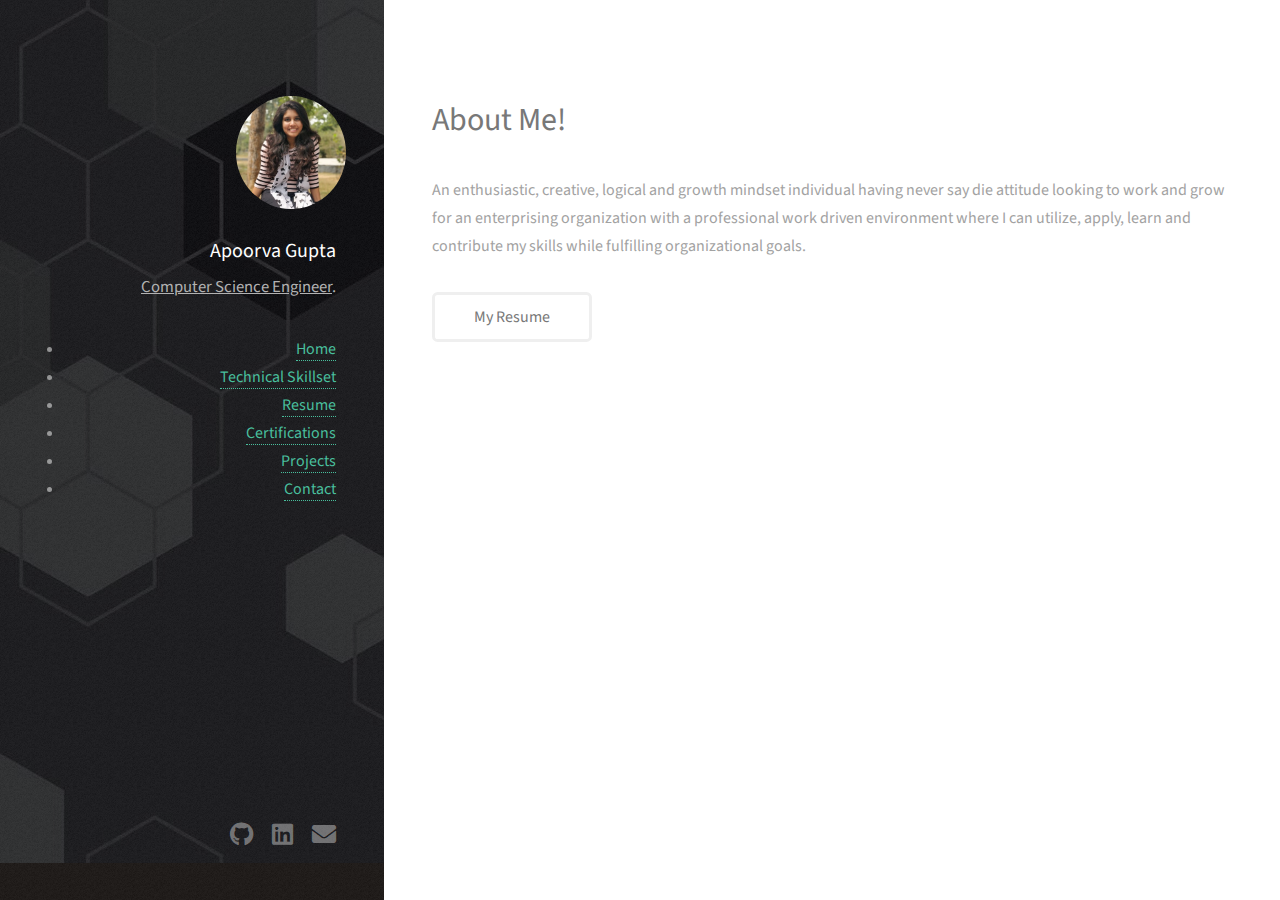
<file: index.html>
<!DOCTYPE HTML>

<html>
	<head>
		<title>Apoorva Gupta</title>
		<meta charset="utf-8" />
		<meta name="viewport" content="width=device-width, initial-scale=1, user-scalable=no" />
		<link rel="stylesheet" href="assets/css/main.css" />
		<link rel="icon" href="images/iconag.ico">
	</head>
	<body class="is-preload">

		<!-- Header -->
			<header id="header" >
				<div class="inner">
					<a href="#" class="image avatar"><img src="images/APOORVA_GUPTA.jpeg" alt="" /></a>
					<h1 id= ><strong>Apoorva Gupta</strong>
						<style>
							span.small {
							  font-size: smaller;
							}
							</style>
						<p><span class="small"><u>Computer Science Engineer</u>.</span></p>
					</h1>
					<nav class="nav-menu d-none d-lg-block">
						<ul>
						  <li class="active"><a href="index.html">Home</a></li>
						  <li><a href="tech.html">Technical Skillset</a></li>
						  <li><a href="resume.html">Resume</a></li>
						  <li><a href="cert.html">Certifications</a></li>
						  <li><a href="project.html">Projects</a></li>
						  <li><a href="contact.html">Contact</a></li>
						</ul>
					</nav>
				</div>
			</header>

		<!-- Main -->
			<div id="main">

				<!-- One -->
					<section id="one">
						<header class="major">
							<h2>About Me!</h2>
						</header>
						<p>An enthusiastic, creative, logical and growth mindset individual having never say die attitude looking to work and grow for an enterprising organization with a professional work driven environment where I can utilize, apply, learn and contribute my skills while fulfilling organizational goals.</p>
						
						<ul class="actions">
							<li><a href="resume.html" class="button">My Resume</a></li>
						</ul>
					</section>

			</div>

		<!-- Footer -->
			<footer id="footer">
				<div class="inner">
					<ul class="icons">
						<li><a href="https://github.com/30apoorvagupta" class="icon brands fa-github"><span class="label">Github</span></a></li>
						<li><a href="https://www.linkedin.com/in/apoorvagupta30/" class="icon brands fa-linkedin"><span class="label">LinkedIn</span></a></li>
						<li><a href="" class="icon solid fa-envelope"><span class="label">Email</span></a></li>
					</ul>
				</div>
			</footer>

		<!-- Scripts -->
			<script src="assets/js/jquery.min.js"></script>
			<script src="assets/js/jquery.poptrox.min.js"></script>
			<script src="assets/js/browser.min.js"></script>
			<script src="assets/js/breakpoints.min.js"></script>
			<script src="assets/js/util.js"></script>
			<script src="assets/js/main.js"></script>

	</body>
</html>
</file>
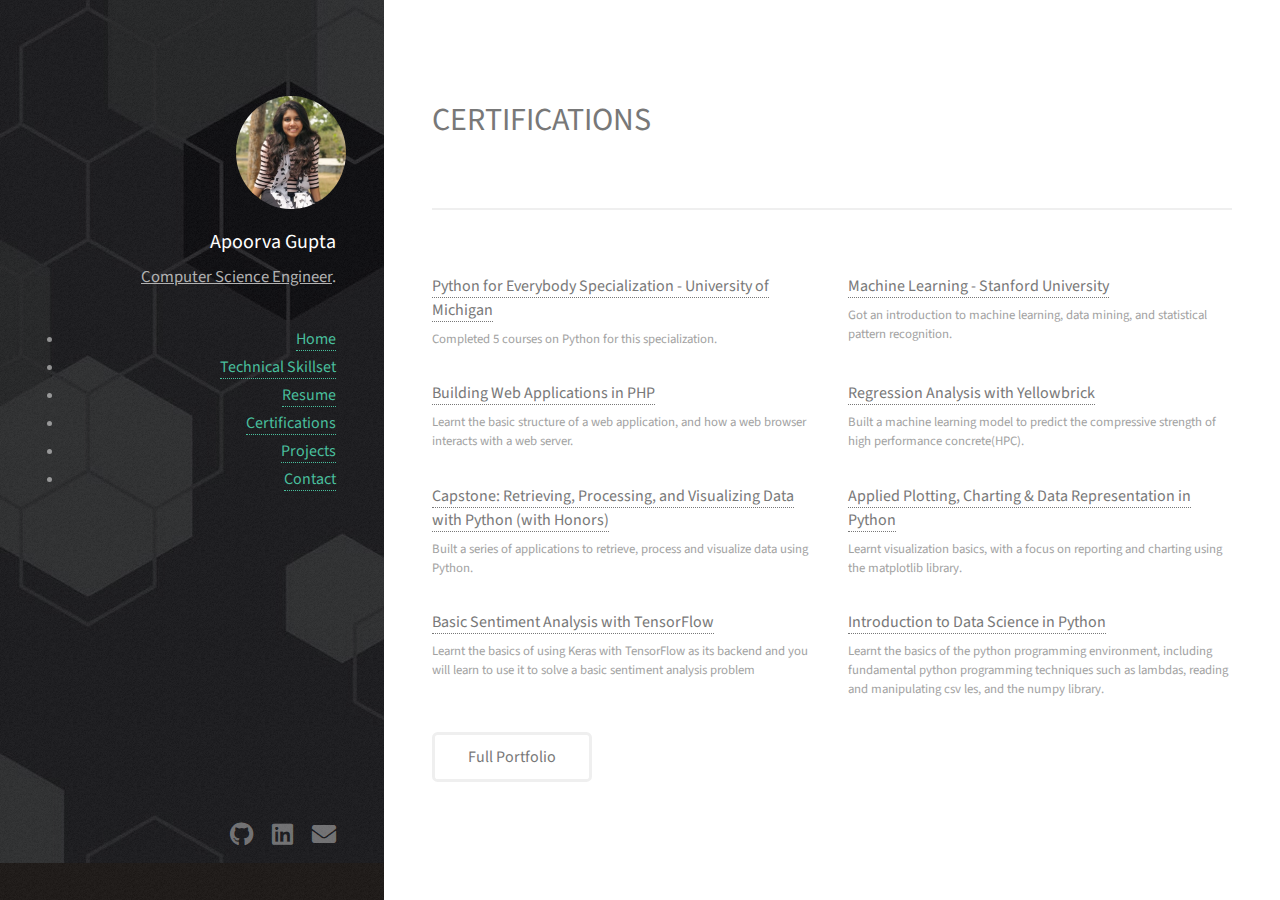
<file: cert.html>
<html>
	<head>
		<title>Apoorva Gupta - Certifications</title>
		<meta charset="utf-8" />
		<meta name="viewport" content="width=device-width, initial-scale=1, user-scalable=no" />
        <link rel="stylesheet" href="assets/css/main.css" />
        <link rel="icon" href="images/iconag.ico">
	</head>
	<body class="is-preload">

		<!-- Header -->
			<header id="header" >
				<div class="inner">
					<a href="#" class="image avatar"><img src="images/APOORVA_GUPTA.jpeg" alt="" /></a>
					<h1 id= ><strong>Apoorva Gupta</strong>
						<style>
							span.small {
							  font-size: smaller;
							}
							</style>
						<p><span class="small"><u>Computer Science Engineer</u>.</span></p>
					</h1>
					<nav class="nav-menu d-none d-lg-block">
						<ul>
						  <li class="active"><a href="index.html">Home</a></li>
						  <li><a href="tech.html">Technical Skillset</a></li>
						  <li><a href="resume.html">Resume</a></li>
						  <li><a href="cert.html">Certifications</a></li>
						  <li><a href="project.html">Projects</a></li>
						  <li><a href="contact.html">Contact</a></li>
						</ul>
					</nav>
				</div>
            </header>
            <div id="main">
                <h1>CERTIFICATIONS</h1>
                <section id="two">
                    <div class="row">
                        <article class="col-6 col-12-xsmall work-item">
                            <h3><a href="https://coursera.org/share/edb32865f9ae58dbec4987d641534c83" >Python for Everybody Specialization - University of Michigan </a></h3>
                            <p>Completed 5 courses on Python for this specialization.</p>                        
                        </article>
                        <article class="col-6 col-12-xsmall work-item">
                            <h3><a href="https://coursera.org/share/d0c9a37d1698b5b196898e00f80df64b" >Machine Learning - Stanford University</a></h3>
                            <p>Got an introduction to machine learning, data mining, and statistical pattern recognition.</p>
                        
                        </article>
                        <article class="col-6 col-12-xsmall work-item">
                            <h3><a href="https://coursera.org/share/6e461dc7c68d6755b387cf133347c892" >Building Web Applications in PHP</a></h3>
                            <p>Learnt the basic structure of a web application, and how a web browser interacts with a web
                                server.</p>
                        
                        </article>
                        <article class="col-6 col-12-xsmall work-item">
                            <h3><a href="https://coursera.org/share/fb4037b6a46f420c5f1ca86632c44d89" >Regression Analysis with Yellowbrick</a></h3>
                            <p>Built a machine learning model to predict the compressive strength of high performance concrete(HPC).</p>
                        
                        </article>
                        <article class="col-6 col-12-xsmall work-item">
                            <h3><a href="https://www.coursera.org/account/accomplishments/certificate/M38UWWP7B4FD" >Capstone: Retrieving, Processing, and Visualizing Data with Python (with Honors)</a></h3>
                            <p>Built a series of applications to retrieve, process and visualize data using Python.</p>
                        
                        </article>
                        <article class="col-6 col-12-xsmall work-item">
                            <h3><a href="https://www.coursera.org/account/accomplishments/certificate/XB598WZFA4GA" >Applied Plotting, Charting & Data Representation in Python</a></h3>
                            <p>Learnt visualization basics, with a focus on reporting and charting using the matplotlib library.</p>
                        
                        </article>
                        <article class="col-6 col-12-xsmall work-item">
                            <h3><a href="https://www.coursera.org/account/accomplishments/certificate/JPGYC6DXQ38A" >Basic Sentiment Analysis with TensorFlow</a></h3>
                            <p>Learnt the basics of using Keras with TensorFlow as its backend and you will learn to use it to solve a basic sentiment analysis problem</p>
                        
                        </article>
                        <article class="col-6 col-12-xsmall work-item">
                            <h3><a href="https://www.coursera.org/account/accomplishments/certificate/8Z22LV8RXDKU" >
                                Introduction to Data Science in Python</a></h3>
                            <p>Learnt the basics of the python programming environment, including fundamental python
                                programming techniques such as lambdas, reading and manipulating csv les, and the numpy
                                library.
                                </p>
                        
                        </article>
                    </div>
                    <ul class="actions">
                        <li><a href="#" class="button">Full Portfolio</a></li>
                    </ul>
                </section>
            </div>
            



            		<!-- Footer -->
			<footer id="footer">
				<div class="inner">
					<ul class="icons">
						<li><a href="https://github.com/30apoorvagupta" class="icon brands fa-github"><span class="label">Github</span></a></li>
						<li><a href="https://www.linkedin.com/in/apoorvagupta30/" class="icon brands fa-linkedin"><span class="label">LinkedIn</span></a></li>
						<li><a href="#" class="icon solid fa-envelope"><span class="label">Email</span></a></li>
					</ul>
				</div>
			</footer>

		<!-- Scripts -->
			<script src="assets/js/jquery.min.js"></script>
			<script src="assets/js/jquery.poptrox.min.js"></script>
			<script src="assets/js/browser.min.js"></script>
			<script src="assets/js/breakpoints.min.js"></script>
			<script src="assets/js/util.js"></script>
			<script src="assets/js/main.js"></script>

	</body>
</html>
</file>
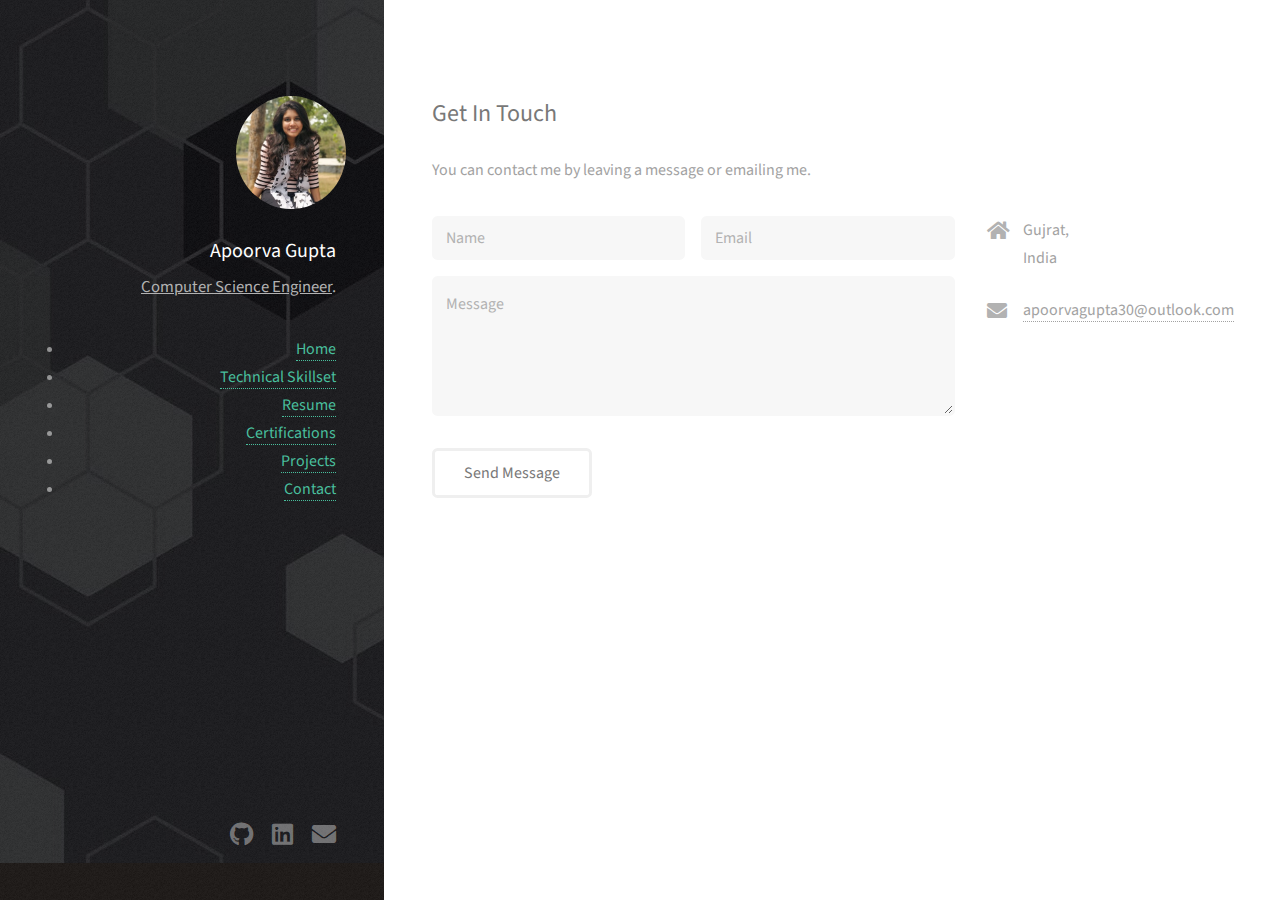
<file: contact.html>
<!DOCTYPE HTML>
<html>
	<head>
		<title>Contact </title>
		<meta charset="utf-8" />
		<meta name="viewport" content="width=device-width, initial-scale=1, user-scalable=no" />
        <link rel="stylesheet" href="assets/css/main.css" />
        <link rel="icon" href="images/iconag.ico">
	</head>
	<body class="is-preload">

		<!-- Header -->
			<header id="header" >
				<div class="inner">
					<a href="#" class="image avatar"><img src="images/APOORVA_GUPTA.jpeg" alt="" /></a>
                    <h1 id= ><strong>Apoorva Gupta</strong>
                        <style>
							span.small {
							  font-size: smaller;
							}
							</style>
						<p><span class="small"><u>Computer Science Engineer</u>.</span></p>
					</h1>
					<nav class="nav-menu d-none d-lg-block">
						<ul>
                            <li class="active"><a href="index.html">Home</a></li>
                            <li><a href="tech.html">Technical Skillset</a></li>
                            <li><a href="resume.html">Resume</a></li>
                            <li><a href="cert.html">Certifications</a></li>
                            <li><a href="project.html">Projects</a></li>
                            <li><a href="contact.html">Contact</a></li>
						</ul>
					</nav>
				</div>
			</header>
<div id="main">
<!-- Three -->
<section id="three">
    <h2>Get In Touch</h2>
    <p>You can contact me by leaving a message or emailing me.</p>
    <div class="row">
        <div class="col-8 col-12-small">
            <form method="post" action="#">
                <div class="row gtr-uniform gtr-50">
                    <div class="col-6 col-12-xsmall"><input type="text" name="name" id="name" placeholder="Name" /></div>
                    <div class="col-6 col-12-xsmall"><input type="email" name="email" id="email" placeholder="Email" /></div>
                    <div class="col-12"><textarea name="message" id="message" placeholder="Message" rows="4"></textarea></div>
                </div>
            </form>
            <ul class="actions">
                <li><input type="submit" value="Send Message" /></li>
            </ul>
        </div>
        <div class="col-4 col-12-small">
            <ul class="labeled-icons">
                <li>
                    <h3 class="icon solid fa-home"><span class="label">Address</span></h3>
                    Gujrat,<br />
                    India
                </li>
                <li>
                    <h3 class="icon solid fa-envelope"><span class="label">Email</span></h3>
                    <a href="#">apoorvagupta30@outlook.com</a>
                </li>
            </ul>
        </div>
    </div>
</section>
</div>


		<!-- Footer -->
        <footer id="footer">
            <div class="inner">
                <ul class="icons">
                    <li><a href="https://github.com/30apoorvagupta" class="icon brands fa-github"><span class="label">Github</span></a></li>
                    <li><a href="https://www.linkedin.com/in/apoorvagupta30/" class="icon brands fa-linkedin"><span class="label">LinkedIn</span></a></li>
                    <li><a href="" class="icon solid fa-envelope"><span class="label">Email</span></a></li>
                </ul>
            </div>
        </footer>

    <!-- Scripts -->
        <script src="assets/js/jquery.min.js"></script>
        <script src="assets/js/jquery.poptrox.min.js"></script>
        <script src="assets/js/browser.min.js"></script>
        <script src="assets/js/breakpoints.min.js"></script>
        <script src="assets/js/util.js"></script>
        <script src="assets/js/main.js"></script>

</body>
</html>
</file>
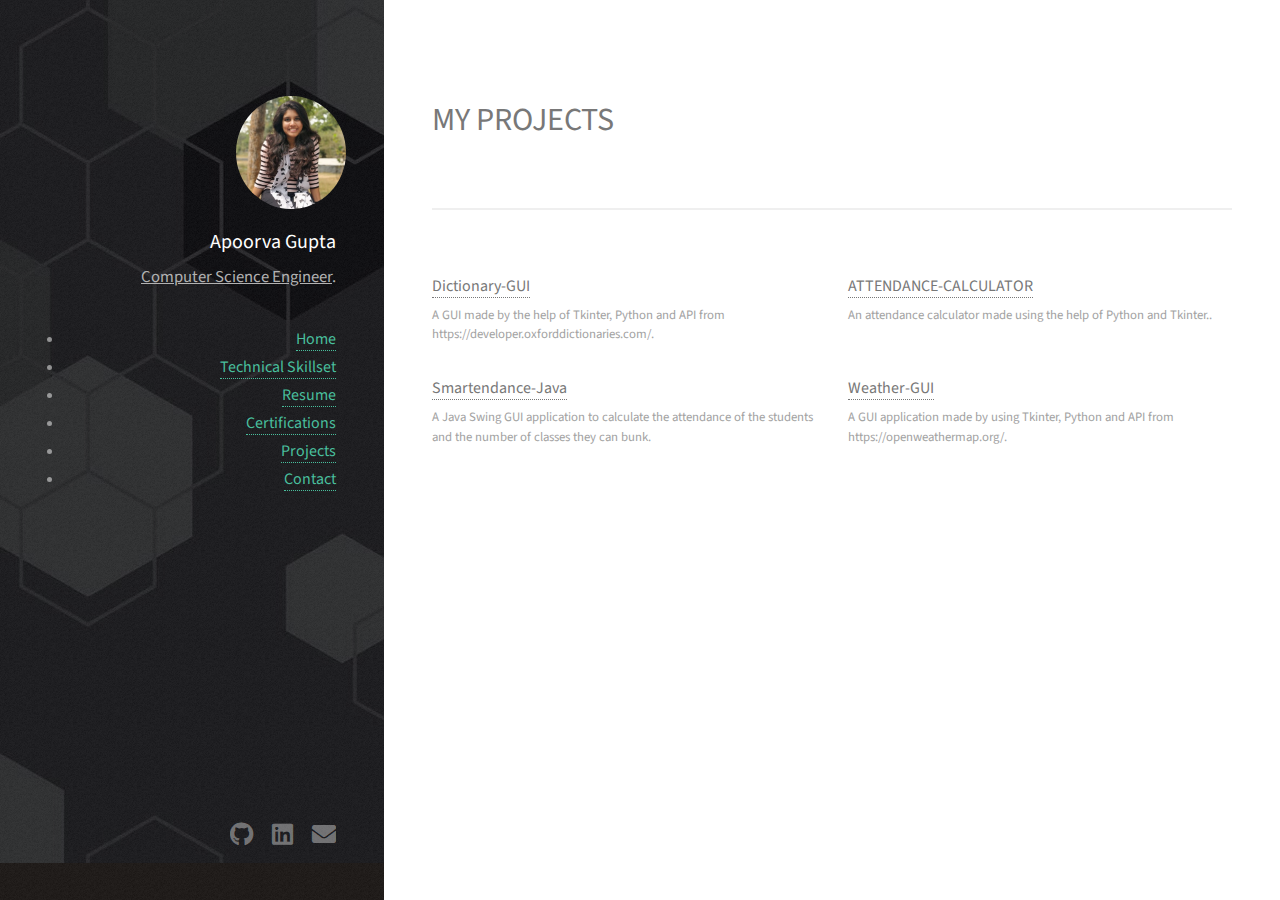
<file: project.html>
<html>
	<head>
		<title>Apoorva Gupta - Projects</title>
		<meta charset="utf-8" />
		<meta name="viewport" content="width=device-width, initial-scale=1, user-scalable=no" />
        <link rel="stylesheet" href="assets/css/main.css" />
        <link rel="icon" href="images/iconag.ico">
	</head>
	<body class="is-preload">

		<!-- Header -->
			<header id="header" >
				<div class="inner">
					<a href="#" class="image avatar"><img src="images/APOORVA_GUPTA.jpeg" alt="" /></a>
					<h1 id= ><strong>Apoorva Gupta</strong>
						<style>
							span.small {
							  font-size: smaller;
							}
							</style>
						<p><span class="small"><u>Computer Science Engineer</u>.</span></p>
					</h1>
					<nav class="nav-menu d-none d-lg-block">
						<ul>
						  <li class="active"><a href="index.html">Home</a></li>
						  <li><a href="tech.html">Technical Skillset</a></li>
						  <li><a href="resume.html">Resume</a></li>
						  <li><a href="cert.html">Certifications</a></li>
						  <li><a href="project.html">Projects</a></li>
						  <li><a href="contact.html">Contact</a></li>
						</ul>
					</nav>
				</div>
            </header>

            <div id="main">
                <h1>MY PROJECTS</h1>
                <section id="two">
                    
                    <div class="row">
                        <article class="col-6 col-12-xsmall work-item">
                            <h3><a href="https://github.com/30apoorvagupta/Dictionary-GUI" >Dictionary-GUI</a></h3>
                            <p>A GUI made by the help of Tkinter, Python and API from https://developer.oxforddictionaries.com/.</p>
                        </article>
                        <article class="col-6 col-12-xsmall work-item">
                            <h3><a href="https://github.com/30apoorvagupta/ATTENDANCE-CALCULATOR" >ATTENDANCE-CALCULATOR</a></h3>
                            <p>An attendance calculator made using the help of Python and Tkinter..</p>
                        </article>
                        <article class="col-6 col-12-xsmall work-item">
                            <h3><a href="https://github.com/30apoorvagupta/Smartendance-Java" >Smartendance-Java</a></h3>
                            <p>A Java Swing GUI application to calculate the attendance of the students and the number of classes they can bunk.</p>
                        </article>
                        <article class="col-6 col-12-xsmall work-item">
                            <h3><a href="https://github.com/30apoorvagupta/Weather-GUI" >Weather-GUI</a></h3>
                            <p>A GUI application made by using Tkinter, Python and API from https://openweathermap.org/.</p>
                        </article>
                        
                    </div>
                </section>
            </div>
            



     <!-- Footer -->
			<footer id="footer">
				<div class="inner">
					<ul class="icons">
						<li><a href="https://github.com/30apoorvagupta" class="icon brands fa-github"><span class="label">Github</span></a></li>
						<li><a href="https://www.linkedin.com/in/apoorvagupta30/" class="icon brands fa-linkedin"><span class="label">LinkedIn</span></a></li>
						<li><a href="" class="icon solid fa-envelope"><span class="label">Email</span></a></li>
					</ul>
				</div>
			</footer>

		<!-- Scripts -->
			<script src="assets/js/jquery.min.js"></script>
			<script src="assets/js/jquery.poptrox.min.js"></script>
			<script src="assets/js/browser.min.js"></script>
			<script src="assets/js/breakpoints.min.js"></script>
			<script src="assets/js/util.js"></script>
			<script src="assets/js/main.js"></script>

	</body>
</html>
</file>
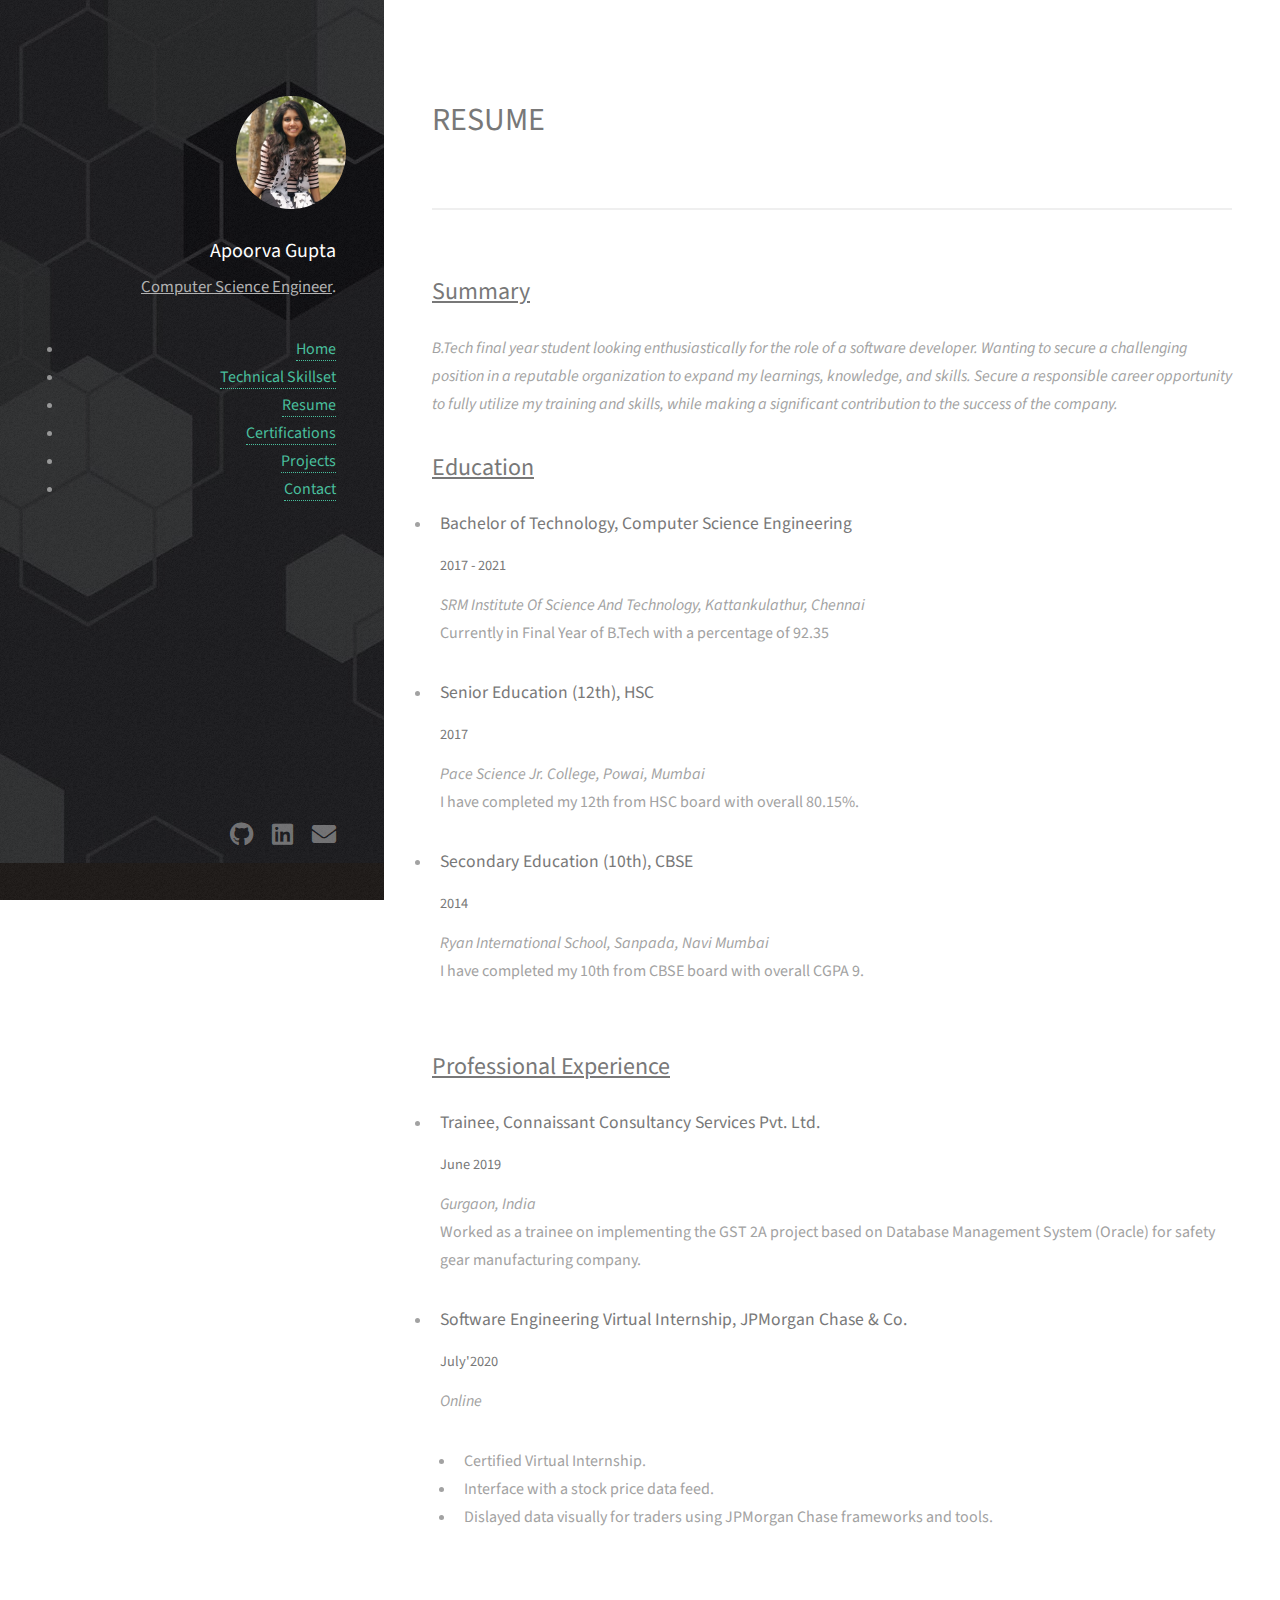
<file: resume.html>
<!DOCTYPE HTML>
<html>
	<head>
		<title>Apoorva Gupta-Resume</title>
		<meta charset="utf-8" />
		<meta name="viewport" content="width=device-width, initial-scale=1, user-scalable=no" />
        <link rel="stylesheet" href="assets/css/main.css" />
        <link rel="icon" href="images/iconag.ico">
	</head>
	<body class="is-preload">

		<!-- Header -->
			<header id="header" >
				<div class="inner">
					<a href="#" class="image avatar"><img src="images/APOORVA_GUPTA.jpeg" alt="" /></a>
                    <h1 id= ><strong>Apoorva Gupta</strong>
                        <style>
							span.small {
							  font-size: smaller;
							}
							</style>
						<p><span class="small"><u>Computer Science Engineer</u>.</span></p>
					</h1>
					<nav class="nav-menu d-none d-lg-block">
						<ul>
                            <li class="active"><a href="index.html">Home</a></li>
                            <li><a href="tech.html">Technical Skillset</a></li>
                            <li><a href="resume.html">Resume</a></li>
                            <li><a href="cert.html">Certifications</a></li>
                            <li><a href="project.html">Projects</a></li>
                            <li><a href="contact.html">Contact</a></li>
						</ul>
					</nav>
				</div>
			</header>

<!-- Two -->

<div id="main">
    <h1><strong>RESUME</strong></h1>
<section id="two">
    <div class="row">
        <article class="col-sm-6">
            <h2 class="resume-title"><u>Summary</u></h2>
            <p><em> B.Tech final year student looking enthusiastically for the role of a software developer. Wanting to secure a challenging position in a reputable organization to expand my learnings, knowledge, and skills. Secure a responsible career opportunity to fully utilize my training and skills, while making a significant contribution to the success of the company.</em></p>
            
        </article>
        <ul>
        <article class="col-sm-6">
            
            <h2 class="resume-title"><u>Education</u></h2>
            <li>
            <h4>Bachelor of Technology, Computer Science Engineering</h4>
            <h5>2017 - 2021</h5>
            <p><em>SRM Institute Of Science And Technology, Kattankulathur, Chennai</em>
            <br>Currently in Final Year of B.Tech with a percentage of 92.35 </p>
        </li>
            
        </article>
    
        <article class="col-sm-6">
            <div class="resume-item">
               
                <li>
                <h4>Senior Education (12th), HSC </h4>
                <h5>2017</h5>
                <p><em>Pace Science Jr. College, Powai, Mumbai </em><br>
                I have completed my 12th from HSC board with overall 80.15%. </p>
            </li>
            
              </div>
        </article>
        <article class="col-sm-6">
            <div class="resume-item">
                <li>
                <h4>Secondary Education (10th), CBSE </h4>
                <h5>2014</h5>
                <p><em>Ryan International School, Sanpada, Navi Mumbai </em><br>
                I have completed my 10th from CBSE board with overall CGPA 9. </p>
            </li>
              </div>
        </article>
        <article class="">
        </article>
    </ul>
    
    <ul>
        <article class="col-sm-6">
            
            <h2 class="resume-title"><u>Professional Experience</u></h2>
            <li>
            <h4>Trainee, Connaissant Consultancy Services Pvt. Ltd.</h4>
            <h5>June 2019</h5>
            <p><em>Gurgaon, India</em>
            <br>Worked as a trainee on implementing the GST 2A project based on Database Management System (Oracle) for safety gear manufacturing company. </p>
        </li>
            
        </article>
        <li>
        <article class="col-sm-6">
            <div class="resume-item">
                <h4>Software Engineering Virtual Internship, JPMorgan Chase & Co.</h4>
                <h5>July'2020</h5>
                <p><em>Online </em></p>
                <p>
                <ul>
                  <li>Certified Virtual Internship. </li>
                  <li>Interface with a stock price data feed.</li>
                  <li>Dislayed data visually for traders using JPMorgan Chase frameworks and tools. </li>
                 
                </ul>
        </article>
    </li>

    </ul>

    </div>
    
</section>


<!-- Footer -->
<footer id="footer">
    <div class="inner">
        <ul class="icons">
            <li><a href="https://github.com/30apoorvagupta" class="icon brands fa-github"><span class="label">Github</span></a></li>
            <li><a href="https://www.linkedin.com/in/apoorvagupta30/" class="icon brands fa-linkedin"><span class="label">LinkedIn</span></a></li>
            <li><a href="#" class="icon solid fa-envelope"><span class="label">Email</span></a></li>
        </ul>
    </div>
</footer>

<!-- Scripts -->
<script src="assets/js/jquery.min.js"></script>
<script src="assets/js/jquery.poptrox.min.js"></script>
<script src="assets/js/browser.min.js"></script>
<script src="assets/js/breakpoints.min.js"></script>
<script src="assets/js/util.js"></script>
<script src="assets/js/main.js"></script>

</body>
</html>
</file>
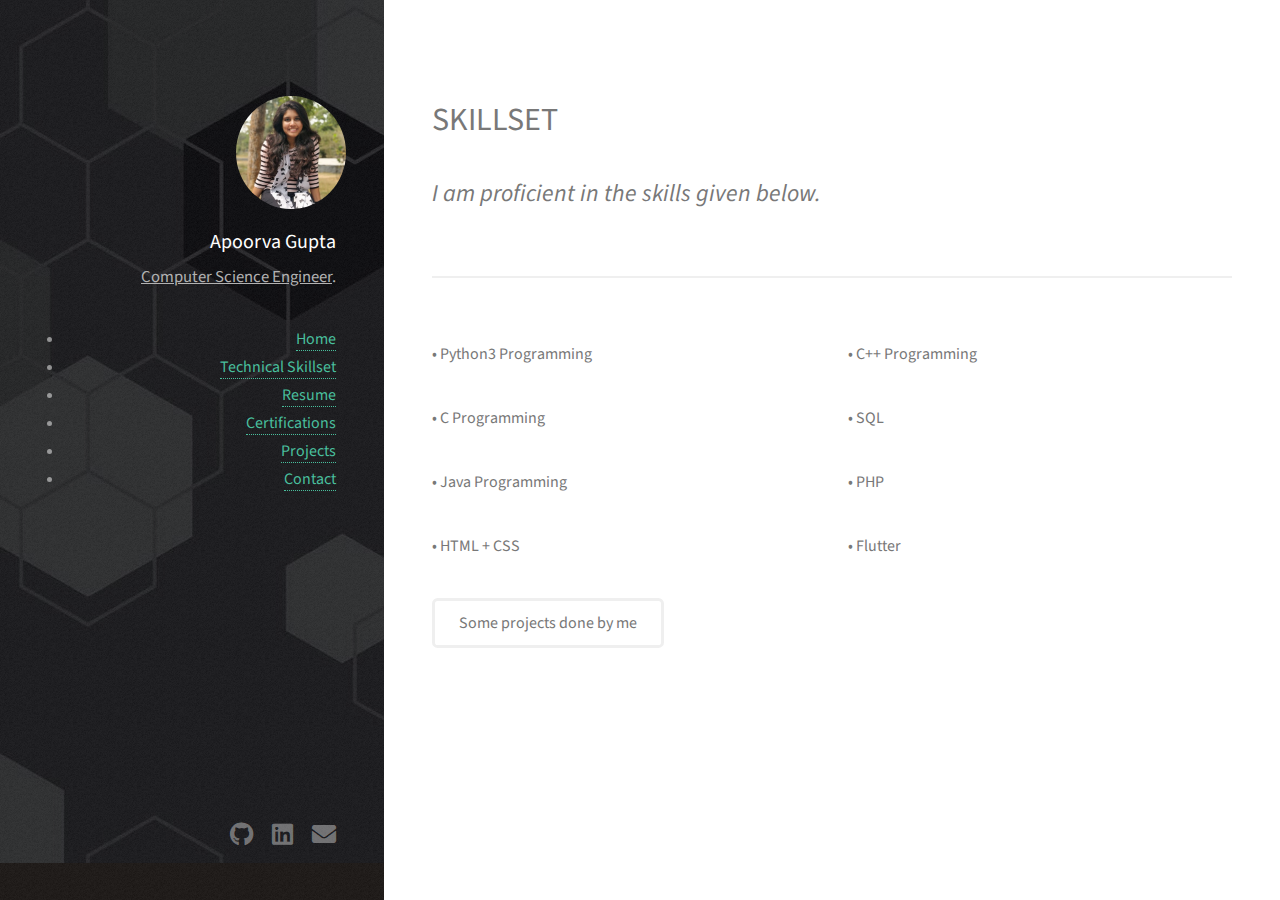
<file: tech.html>
<html>
	<head>
		<title>Apoorva Gupta - Skillset</title>
		<meta charset="utf-8" />
		<meta name="viewport" content="width=device-width, initial-scale=1, user-scalable=no" />
        <link rel="stylesheet" href="assets/css/main.css" />
        <link rel="icon" href="images/iconag.ico">
	</head>
	<body class="is-preload">

		<!-- Header -->
			<header id="header" >
				<div class="inner">
					<a href="#" class="image avatar"><img src="images/APOORVA_GUPTA.jpeg" alt="" /></a>
					<h1 id= ><strong>Apoorva Gupta</strong>
						<style>
							span.small {
							  font-size: smaller;
							}
							</style>
						<p><span class="small"><u>Computer Science Engineer</u>.</span></p>
					</h1>
					<nav class="nav-menu d-none d-lg-block">
						<ul>
						  <li class="active"><a href="index.html">Home</a></li>
						  <li><a href="tech.html">Technical Skillset</a></li>
						  <li><a href="resume.html">Resume</a></li>
						  <li><a href="cert.html">Certifications</a></li>
						  <li><a href="project.html">Projects</a></li>
						  <li><a href="contact.html">Contact</a></li>
						</ul>
					</nav>
				</div>
            </header>
        <div id="main">
            <h1>SKILLSET</h1>
            <h2><em>I am proficient in the skills given below.</em></h2>
            <section id="two">
                
                <div class="row">
                    
                    <article class="col-6 col-12-xsmall work-item">
                        <h3>• Python3 Programming</h3>
                    </article>
                    <article class="col-6 col-12-xsmall work-item">
                        <h3>• C++ Programming</h3>
                    </article>
                    <article class="col-6 col-12-xsmall work-item">
                        <h3>• C Programming</h3>
                    </article>
                    <article class="col-6 col-12-xsmall work-item">
                        <h3>• SQL</h3>
                    </article>
                    <article class="col-6 col-12-xsmall work-item">
                        <h3>• Java Programming</h3>
                    </article>
                    <article class="col-6 col-12-xsmall work-item">
                        <h3>• PHP </h3>
                    </article>
                    <article class="col-6 col-12-xsmall work-item">
                        <h3>• HTML + CSS </h3>
                    </article>
                    <article class="col-6 col-12-xsmall work-item">
                        <h3>• Flutter</h3>
                    </article>
                </div>
                <ul class="actions">
                    <li><a href="project.html" class="button">Some projects done by me</a></li>
                </ul>
                
            </section>
        </div>

            





        <!-- Footer -->
			<footer id="footer">
				<div class="inner">
					<ul class="icons">
						<li><a href="https://github.com/30apoorvagupta" class="icon brands fa-github"><span class="label">Github</span></a></li>
						<li><a href="https://www.linkedin.com/in/apoorvagupta30/" class="icon brands fa-linkedin"><span class="label">LinkedIn</span></a></li>
						<li><a href="#" class="icon solid fa-envelope"><span class="label">Email</span></a></li>
					</ul>
				</div>
			</footer>

		<!-- Scripts -->
			<script src="assets/js/jquery.min.js"></script>
			<script src="assets/js/jquery.poptrox.min.js"></script>
			<script src="assets/js/browser.min.js"></script>
			<script src="assets/js/breakpoints.min.js"></script>
			<script src="assets/js/util.js"></script>
			<script src="assets/js/main.js"></script>

	</body>
</html>
</file>
<file: assets/css/main.css>
@import url("fontawesome-all.min.css");
@import url("https://fonts.googleapis.com/css?family=Source+Sans+Pro:400,400italic");

/*
	Strata by HTML5 UP
	html5up.net | @ajlkn
	Free for personal and commercial use under the CCA 3.0 license (html5up.net/license)
*/

html, body, div, span, applet, object,
iframe, h1, h2, h3, h4, h5, h6, p, blockquote,
pre, a, abbr, acronym, address, big, cite,
code, del, dfn, em, img, ins, kbd, q, s, samp,
small, strike, strong, sub, sup, tt, var, b,
u, i, center, dl, dt, dd, ol, ul, li, fieldset,
form, label, legend, table, caption, tbody,
tfoot, thead, tr, th, td, article, aside,
canvas, details, embed, figure, figcaption,
footer, header, hgroup, menu, nav, output, ruby,
section, summary, time, mark, audio, video {
	margin: 0;
	padding: 0;
	border: 0;
	font-size: 100%;
	font: inherit;
	vertical-align: baseline;}

article, aside, details, figcaption, figure,
footer, header, hgroup, menu, nav, section {
	display: block;}

body {
	line-height: 1;
}

ol, ul {
	list-style: none;
}

blockquote, q {
	quotes: none;
}

	blockquote:before, blockquote:after, q:before, q:after {
		content: '';
		content: none;
	}

table {
	border-collapse: collapse;
	border-spacing: 0;
}

body {
	-webkit-text-size-adjust: none;
}

mark {
	background-color: transparent;
	color: inherit;
}

input::-moz-focus-inner {
	border: 0;
	padding: 0;
}

input, select, textarea {
	-moz-appearance: none;
	-webkit-appearance: none;
	-ms-appearance: none;
	appearance: none;
}

/* Basic */

	html {
		box-sizing: border-box;
	}

	*, *:before, *:after {
		box-sizing: inherit;
	}

	body {
		background: #fff;
	}

		body.is-preload *, body.is-preload *:before, body.is-preload *:after {
			-moz-animation: none !important;
			-webkit-animation: none !important;
			-ms-animation: none !important;
			animation: none !important;
			-moz-transition: none !important;
			-webkit-transition: none !important;
			-ms-transition: none !important;
			transition: none !important;
		}

	body, input, select, textarea {
		color: #a2a2a2;
		font-family: "Source Sans Pro", Helvetica, sans-serif;
		font-size: 16pt;
		font-weight: 400;
		line-height: 1.75em;
	}

	a {
		-moz-transition: color 0.2s ease-in-out, border-color 0.2s ease-in-out;
		-webkit-transition: color 0.2s ease-in-out, border-color 0.2s ease-in-out;
		-ms-transition: color 0.2s ease-in-out, border-color 0.2s ease-in-out;
		transition: color 0.2s ease-in-out, border-color 0.2s ease-in-out;
		border-bottom: dotted 1px;
		color: #49bf9d;
		text-decoration: none;
	}

		a:hover {
			border-bottom-color: transparent;
			color: #49bf9d !important;
			text-decoration: none;
		}

	strong, b {
		color: #787878;
		font-weight: 400;
	}

	em, i {
		font-style: italic;
	}

	p {
		margin: 0 0 2em 0;
	}

	h1, h2, h3, h4, h5, h6 {
		color: #787878;
		font-weight: 400;
		line-height: 1em;
		margin: 0 0 1em 0;
	}

		h1 a, h2 a, h3 a, h4 a, h5 a, h6 a {
			color: inherit;
			text-decoration: none;
		}

	h1 {
		font-size: 2em;
		line-height: 1.5em;
	}

	h2 {
		font-size: 1.5em;
		line-height: 1.5em;
	}

	h3 {
		font-size: 1.25em;
		line-height: 1.5em;
	}

	h4 {
		font-size: 1.1em;
		line-height: 1.5em;
	}

	h5 {
		font-size: 0.9em;
		line-height: 1.5em;
	}

	h6 {
		font-size: 0.7em;
		line-height: 1.5em;
	}

	sub {
		font-size: 0.8em;
		position: relative;
		top: 0.5em;
	}

	sup {
		font-size: 0.8em;
		position: relative;
		top: -0.5em;
	}

	hr {
		border: 0;
		border-bottom: solid 2px #efefef;
		margin: 2em 0;
	}

		hr.major {
			margin: 3em 0;
		}

	blockquote {
		border-left: solid 6px #efefef;
		font-style: italic;
		margin: 0 0 2em 0;
		padding: 0.5em 0 0.5em 1.5em;
	}

	code {
		background: #f7f7f7;
		border-radius: 0.35em;
		border: solid 2px #efefef;
		font-family: "Courier New", monospace;
		font-size: 0.9em;
		margin: 0 0.25em;
		padding: 0.25em 0.65em;
	}

	pre {
		-webkit-overflow-scrolling: touch;
		font-family: "Courier New", monospace;
		font-size: 0.9em;
		margin: 0 0 2em 0;
	}

		pre code {
			display: block;
			line-height: 1.75em;
			padding: 1em 1.5em;
			overflow-x: auto;
		}

	.align-left {
		text-align: left;
	}

	.align-center {
		text-align: center;
	}

	.align-right {
		text-align: right;
	}

/* Container */

	.container {
		margin: 0 auto;
		max-width: calc(100% - 4em);
		width: 100%;
	}

		.container.xsmall {
			width: 25%;
		}

		.container.small {
			width: 50%;
		}

		.container.medium {
			width: 75%;
		}

		.container.large {
			width: 125%;
		}

		.container.xlarge {
			width: 150%;
		}

		.container.max {
			width: 100%;
		}

		@media screen and (max-width: 980px) {

			.container {
				width: 100% !important;
				max-width: 100% !important;
			}

		}

		@media screen and (max-width: 480px) {

			.container {
				max-width: calc(100% - 3em);
			}

		}

/* Row */

	.row {
		display: flex;
		flex-wrap: wrap;
		box-sizing: border-box;
		align-items: stretch;
	}

		.row > * {
			box-sizing: border-box;
		}

		.row.gtr-uniform > * > :last-child {
			margin-bottom: 0;
		}

		.row.aln-left {
			justify-content: flex-start;
		}

		.row.aln-center {
			justify-content: center;
		}

		.row.aln-right {
			justify-content: flex-end;
		}

		.row.aln-top {
			align-items: flex-start;
		}

		.row.aln-middle {
			align-items: center;
		}

		.row.aln-bottom {
			align-items: flex-end;
		}

		.row > .imp {
			order: -1;
		}

		.row > .col-1 {
			width: 8.33333%;
		}

		.row > .off-1 {
			margin-left: 8.33333%;
		}

		.row > .col-2 {
			width: 16.66667%;
		}

		.row > .off-2 {
			margin-left: 16.66667%;
		}

		.row > .col-3 {
			width: 25%;
		}

		.row > .off-3 {
			margin-left: 25%;
		}

		.row > .col-4 {
			width: 33.33333%;
		}

		.row > .off-4 {
			margin-left: 33.33333%;
		}

		.row > .col-5 {
			width: 41.66667%;
		}

		.row > .off-5 {
			margin-left: 41.66667%;
		}

		.row > .col-6 {
			width: 50%;
		}

		.row > .off-6 {
			margin-left: 50%;
		}

		.row > .col-7 {
			width: 58.33333%;
		}

		.row > .off-7 {
			margin-left: 58.33333%;
		}

		.row > .col-8 {
			width: 66.66667%;
		}

		.row > .off-8 {
			margin-left: 66.66667%;
		}

		.row > .col-9 {
			width: 75%;
		}

		.row > .off-9 {
			margin-left: 75%;
		}

		.row > .col-10 {
			width: 83.33333%;
		}

		.row > .off-10 {
			margin-left: 83.33333%;
		}

		.row > .col-11 {
			width: 91.66667%;
		}

		.row > .off-11 {
			margin-left: 91.66667%;
		}

		.row > .col-12 {
			width: 100%;
		}

		.row > .off-12 {
			margin-left: 100%;
		}

		.row.gtr-0 {
			margin-top: 0;
			margin-left: 0em;
		}

			.row.gtr-0 > * {
				padding: 0 0 0 0em;
			}

			.row.gtr-0.gtr-uniform {
				margin-top: 0em;
			}

				.row.gtr-0.gtr-uniform > * {
					padding-top: 0em;
				}

		.row.gtr-25 {
			margin-top: 0;
			margin-left: -0.625em;
		}

			.row.gtr-25 > * {
				padding: 0 0 0 0.625em;
			}

			.row.gtr-25.gtr-uniform {
				margin-top: -0.625em;
			}

				.row.gtr-25.gtr-uniform > * {
					padding-top: 0.625em;
				}

		.row.gtr-50 {
			margin-top: 0;
			margin-left: -1.25em;
		}

			.row.gtr-50 > * {
				padding: 0 0 0 1.25em;
			}

			.row.gtr-50.gtr-uniform {
				margin-top: -1.25em;
			}

				.row.gtr-50.gtr-uniform > * {
					padding-top: 1.25em;
				}

		.row {
			margin-top: 0;
			margin-left: -2.5em;
		}

			.row > * {
				padding: 0 0 0 2.5em;
			}

			.row.gtr-uniform {
				margin-top: -2.5em;
			}

				.row.gtr-uniform > * {
					padding-top: 2.5em;
				}

		.row.gtr-150 {
			margin-top: 0;
			margin-left: -3.75em;
		}

			.row.gtr-150 > * {
				padding: 0 0 0 3.75em;
			}

			.row.gtr-150.gtr-uniform {
				margin-top: -3.75em;
			}

				.row.gtr-150.gtr-uniform > * {
					padding-top: 3.75em;
				}

		.row.gtr-200 {
			margin-top: 0;
			margin-left: -5em;
		}

			.row.gtr-200 > * {
				padding: 0 0 0 5em;
			}

			.row.gtr-200.gtr-uniform {
				margin-top: -5em;
			}

				.row.gtr-200.gtr-uniform > * {
					padding-top: 5em;
				}

		@media screen and (max-width: 1800px) {

			.row {
				display: flex;
				flex-wrap: wrap;
				box-sizing: border-box;
				align-items: stretch;
			}

				.row > * {
					box-sizing: border-box;
				}

				.row.gtr-uniform > * > :last-child {
					margin-bottom: 0;
				}

				.row.aln-left {
					justify-content: flex-start;
				}

				.row.aln-center {
					justify-content: center;
				}

				.row.aln-right {
					justify-content: flex-end;
				}

				.row.aln-top {
					align-items: flex-start;
				}

				.row.aln-middle {
					align-items: center;
				}

				.row.aln-bottom {
					align-items: flex-end;
				}

				.row > .imp-xlarge {
					order: -1;
				}

				.row > .col-1-xlarge {
					width: 8.33333%;
				}

				.row > .off-1-xlarge {
					margin-left: 8.33333%;
				}

				.row > .col-2-xlarge {
					width: 16.66667%;
				}

				.row > .off-2-xlarge {
					margin-left: 16.66667%;
				}

				.row > .col-3-xlarge {
					width: 25%;
				}

				.row > .off-3-xlarge {
					margin-left: 25%;
				}

				.row > .col-4-xlarge {
					width: 33.33333%;
				}

				.row > .off-4-xlarge {
					margin-left: 33.33333%;
				}

				.row > .col-5-xlarge {
					width: 41.66667%;
				}

				.row > .off-5-xlarge {
					margin-left: 41.66667%;
				}

				.row > .col-6-xlarge {
					width: 50%;
				}

				.row > .off-6-xlarge {
					margin-left: 50%;
				}

				.row > .col-7-xlarge {
					width: 58.33333%;
				}

				.row > .off-7-xlarge {
					margin-left: 58.33333%;
				}

				.row > .col-8-xlarge {
					width: 66.66667%;
				}

				.row > .off-8-xlarge {
					margin-left: 66.66667%;
				}

				.row > .col-9-xlarge {
					width: 75%;
				}

				.row > .off-9-xlarge {
					margin-left: 75%;
				}

				.row > .col-10-xlarge {
					width: 83.33333%;
				}

				.row > .off-10-xlarge {
					margin-left: 83.33333%;
				}

				.row > .col-11-xlarge {
					width: 91.66667%;
				}

				.row > .off-11-xlarge {
					margin-left: 91.66667%;
				}

				.row > .col-12-xlarge {
					width: 100%;
				}

				.row > .off-12-xlarge {
					margin-left: 100%;
				}

				.row.gtr-0 {
					margin-top: 0;
					margin-left: 0em;
				}

					.row.gtr-0 > * {
						padding: 0 0 0 0em;
					}

					.row.gtr-0.gtr-uniform {
						margin-top: 0em;
					}

						.row.gtr-0.gtr-uniform > * {
							padding-top: 0em;
						}

				.row.gtr-25 {
					margin-top: 0;
					margin-left: -0.625em;
				}

					.row.gtr-25 > * {
						padding: 0 0 0 0.625em;
					}

					.row.gtr-25.gtr-uniform {
						margin-top: -0.625em;
					}

						.row.gtr-25.gtr-uniform > * {
							padding-top: 0.625em;
						}

				.row.gtr-50 {
					margin-top: 0;
					margin-left: -1.25em;
				}

					.row.gtr-50 > * {
						padding: 0 0 0 1.25em;
					}

					.row.gtr-50.gtr-uniform {
						margin-top: -1.25em;
					}

						.row.gtr-50.gtr-uniform > * {
							padding-top: 1.25em;
						}

				.row {
					margin-top: 0;
					margin-left: -2.5em;
				}

					.row > * {
						padding: 0 0 0 2.5em;
					}

					.row.gtr-uniform {
						margin-top: -2.5em;
					}

						.row.gtr-uniform > * {
							padding-top: 2.5em;
						}

				.row.gtr-150 {
					margin-top: 0;
					margin-left: -3.75em;
				}

					.row.gtr-150 > * {
						padding: 0 0 0 3.75em;
					}

					.row.gtr-150.gtr-uniform {
						margin-top: -3.75em;
					}

						.row.gtr-150.gtr-uniform > * {
							padding-top: 3.75em;
						}

				.row.gtr-200 {
					margin-top: 0;
					margin-left: -5em;
				}

					.row.gtr-200 > * {
						padding: 0 0 0 5em;
					}

					.row.gtr-200.gtr-uniform {
						margin-top: -5em;
					}

						.row.gtr-200.gtr-uniform > * {
							padding-top: 5em;
						}

		}

		@media screen and (max-width: 1280px) {

			.row {
				display: flex;
				flex-wrap: wrap;
				box-sizing: border-box;
				align-items: stretch;
			}

				.row > * {
					box-sizing: border-box;
				}

				.row.gtr-uniform > * > :last-child {
					margin-bottom: 0;
				}

				.row.aln-left {
					justify-content: flex-start;
				}

				.row.aln-center {
					justify-content: center;
				}

				.row.aln-right {
					justify-content: flex-end;
				}

				.row.aln-top {
					align-items: flex-start;
				}

				.row.aln-middle {
					align-items: center;
				}

				.row.aln-bottom {
					align-items: flex-end;
				}

				.row > .imp-large {
					order: -1;
				}

				.row > .col-1-large {
					width: 8.33333%;
				}

				.row > .off-1-large {
					margin-left: 8.33333%;
				}

				.row > .col-2-large {
					width: 16.66667%;
				}

				.row > .off-2-large {
					margin-left: 16.66667%;
				}

				.row > .col-3-large {
					width: 25%;
				}

				.row > .off-3-large {
					margin-left: 25%;
				}

				.row > .col-4-large {
					width: 33.33333%;
				}

				.row > .off-4-large {
					margin-left: 33.33333%;
				}

				.row > .col-5-large {
					width: 41.66667%;
				}

				.row > .off-5-large {
					margin-left: 41.66667%;
				}

				.row > .col-6-large {
					width: 50%;
				}

				.row > .off-6-large {
					margin-left: 50%;
				}

				.row > .col-7-large {
					width: 58.33333%;
				}

				.row > .off-7-large {
					margin-left: 58.33333%;
				}

				.row > .col-8-large {
					width: 66.66667%;
				}

				.row > .off-8-large {
					margin-left: 66.66667%;
				}

				.row > .col-9-large {
					width: 75%;
				}

				.row > .off-9-large {
					margin-left: 75%;
				}

				.row > .col-10-large {
					width: 83.33333%;
				}

				.row > .off-10-large {
					margin-left: 83.33333%;
				}

				.row > .col-11-large {
					width: 91.66667%;
				}

				.row > .off-11-large {
					margin-left: 91.66667%;
				}

				.row > .col-12-large {
					width: 100%;
				}

				.row > .off-12-large {
					margin-left: 100%;
				}

				.row.gtr-0 {
					margin-top: 0;
					margin-left: 0em;
				}

					.row.gtr-0 > * {
						padding: 0 0 0 0em;
					}

					.row.gtr-0.gtr-uniform {
						margin-top: 0em;
					}

						.row.gtr-0.gtr-uniform > * {
							padding-top: 0em;
						}

				.row.gtr-25 {
					margin-top: 0;
					margin-left: -0.5em;
				}

					.row.gtr-25 > * {
						padding: 0 0 0 0.5em;
					}

					.row.gtr-25.gtr-uniform {
						margin-top: -0.5em;
					}

						.row.gtr-25.gtr-uniform > * {
							padding-top: 0.5em;
						}

				.row.gtr-50 {
					margin-top: 0;
					margin-left: -1em;
				}

					.row.gtr-50 > * {
						padding: 0 0 0 1em;
					}

					.row.gtr-50.gtr-uniform {
						margin-top: -1em;
					}

						.row.gtr-50.gtr-uniform > * {
							padding-top: 1em;
						}

				.row {
					margin-top: 0;
					margin-left: -2em;
				}

					.row > * {
						padding: 0 0 0 2em;
					}

					.row.gtr-uniform {
						margin-top: -2em;
					}

						.row.gtr-uniform > * {
							padding-top: 2em;
						}

				.row.gtr-150 {
					margin-top: 0;
					margin-left: -3em;
				}

					.row.gtr-150 > * {
						padding: 0 0 0 3em;
					}

					.row.gtr-150.gtr-uniform {
						margin-top: -3em;
					}

						.row.gtr-150.gtr-uniform > * {
							padding-top: 3em;
						}

				.row.gtr-200 {
					margin-top: 0;
					margin-left: -4em;
				}

					.row.gtr-200 > * {
						padding: 0 0 0 4em;
					}

					.row.gtr-200.gtr-uniform {
						margin-top: -4em;
					}

						.row.gtr-200.gtr-uniform > * {
							padding-top: 4em;
						}

		}

		@media screen and (max-width: 980px) {

			.row {
				display: flex;
				flex-wrap: wrap;
				box-sizing: border-box;
				align-items: stretch;
			}

				.row > * {
					box-sizing: border-box;
				}

				.row.gtr-uniform > * > :last-child {
					margin-bottom: 0;
				}

				.row.aln-left {
					justify-content: flex-start;
				}

				.row.aln-center {
					justify-content: center;
				}

				.row.aln-right {
					justify-content: flex-end;
				}

				.row.aln-top {
					align-items: flex-start;
				}

				.row.aln-middle {
					align-items: center;
				}

				.row.aln-bottom {
					align-items: flex-end;
				}

				.row > .imp-medium {
					order: -1;
				}

				.row > .col-1-medium {
					width: 8.33333%;
				}

				.row > .off-1-medium {
					margin-left: 8.33333%;
				}

				.row > .col-2-medium {
					width: 16.66667%;
				}

				.row > .off-2-medium {
					margin-left: 16.66667%;
				}

				.row > .col-3-medium {
					width: 25%;
				}

				.row > .off-3-medium {
					margin-left: 25%;
				}

				.row > .col-4-medium {
					width: 33.33333%;
				}

				.row > .off-4-medium {
					margin-left: 33.33333%;
				}

				.row > .col-5-medium {
					width: 41.66667%;
				}

				.row > .off-5-medium {
					margin-left: 41.66667%;
				}

				.row > .col-6-medium {
					width: 50%;
				}

				.row > .off-6-medium {
					margin-left: 50%;
				}

				.row > .col-7-medium {
					width: 58.33333%;
				}

				.row > .off-7-medium {
					margin-left: 58.33333%;
				}

				.row > .col-8-medium {
					width: 66.66667%;
				}

				.row > .off-8-medium {
					margin-left: 66.66667%;
				}

				.row > .col-9-medium {
					width: 75%;
				}

				.row > .off-9-medium {
					margin-left: 75%;
				}

				.row > .col-10-medium {
					width: 83.33333%;
				}

				.row > .off-10-medium {
					margin-left: 83.33333%;
				}

				.row > .col-11-medium {
					width: 91.66667%;
				}

				.row > .off-11-medium {
					margin-left: 91.66667%;
				}

				.row > .col-12-medium {
					width: 100%;
				}

				.row > .off-12-medium {
					margin-left: 100%;
				}

				.row.gtr-0 {
					margin-top: 0;
					margin-left: 0em;
				}

					.row.gtr-0 > * {
						padding: 0 0 0 0em;
					}

					.row.gtr-0.gtr-uniform {
						margin-top: 0em;
					}

						.row.gtr-0.gtr-uniform > * {
							padding-top: 0em;
						}

				.row.gtr-25 {
					margin-top: 0;
					margin-left: -0.5em;
				}

					.row.gtr-25 > * {
						padding: 0 0 0 0.5em;
					}

					.row.gtr-25.gtr-uniform {
						margin-top: -0.5em;
					}

						.row.gtr-25.gtr-uniform > * {
							padding-top: 0.5em;
						}

				.row.gtr-50 {
					margin-top: 0;
					margin-left: -1em;
				}

					.row.gtr-50 > * {
						padding: 0 0 0 1em;
					}

					.row.gtr-50.gtr-uniform {
						margin-top: -1em;
					}

						.row.gtr-50.gtr-uniform > * {
							padding-top: 1em;
						}

				.row {
					margin-top: 0;
					margin-left: -2em;
				}

					.row > * {
						padding: 0 0 0 2em;
					}

					.row.gtr-uniform {
						margin-top: -2em;
					}

						.row.gtr-uniform > * {
							padding-top: 2em;
						}

				.row.gtr-150 {
					margin-top: 0;
					margin-left: -3em;
				}

					.row.gtr-150 > * {
						padding: 0 0 0 3em;
					}

					.row.gtr-150.gtr-uniform {
						margin-top: -3em;
					}

						.row.gtr-150.gtr-uniform > * {
							padding-top: 3em;
						}

				.row.gtr-200 {
					margin-top: 0;
					margin-left: -4em;
				}

					.row.gtr-200 > * {
						padding: 0 0 0 4em;
					}

					.row.gtr-200.gtr-uniform {
						margin-top: -4em;
					}

						.row.gtr-200.gtr-uniform > * {
							padding-top: 4em;
						}

		}

		@media screen and (max-width: 736px) {

			.row {
				display: flex;
				flex-wrap: wrap;
				box-sizing: border-box;
				align-items: stretch;
			}

				.row > * {
					box-sizing: border-box;
				}

				.row.gtr-uniform > * > :last-child {
					margin-bottom: 0;
				}

				.row.aln-left {
					justify-content: flex-start;
				}

				.row.aln-center {
					justify-content: center;
				}

				.row.aln-right {
					justify-content: flex-end;
				}

				.row.aln-top {
					align-items: flex-start;
				}

				.row.aln-middle {
					align-items: center;
				}

				.row.aln-bottom {
					align-items: flex-end;
				}

				.row > .imp-small {
					order: -1;
				}

				.row > .col-1-small {
					width: 8.33333%;
				}

				.row > .off-1-small {
					margin-left: 8.33333%;
				}

				.row > .col-2-small {
					width: 16.66667%;
				}

				.row > .off-2-small {
					margin-left: 16.66667%;
				}

				.row > .col-3-small {
					width: 25%;
				}

				.row > .off-3-small {
					margin-left: 25%;
				}

				.row > .col-4-small {
					width: 33.33333%;
				}

				.row > .off-4-small {
					margin-left: 33.33333%;
				}

				.row > .col-5-small {
					width: 41.66667%;
				}

				.row > .off-5-small {
					margin-left: 41.66667%;
				}

				.row > .col-6-small {
					width: 50%;
				}

				.row > .off-6-small {
					margin-left: 50%;
				}

				.row > .col-7-small {
					width: 58.33333%;
				}

				.row > .off-7-small {
					margin-left: 58.33333%;
				}

				.row > .col-8-small {
					width: 66.66667%;
				}

				.row > .off-8-small {
					margin-left: 66.66667%;
				}

				.row > .col-9-small {
					width: 75%;
				}

				.row > .off-9-small {
					margin-left: 75%;
				}

				.row > .col-10-small {
					width: 83.33333%;
				}

				.row > .off-10-small {
					margin-left: 83.33333%;
				}

				.row > .col-11-small {
					width: 91.66667%;
				}

				.row > .off-11-small {
					margin-left: 91.66667%;
				}

				.row > .col-12-small {
					width: 100%;
				}

				.row > .off-12-small {
					margin-left: 100%;
				}

				.row.gtr-0 {
					margin-top: 0;
					margin-left: 0em;
				}

					.row.gtr-0 > * {
						padding: 0 0 0 0em;
					}

					.row.gtr-0.gtr-uniform {
						margin-top: 0em;
					}

						.row.gtr-0.gtr-uniform > * {
							padding-top: 0em;
						}

				.row.gtr-25 {
					margin-top: 0;
					margin-left: -0.375em;
				}

					.row.gtr-25 > * {
						padding: 0 0 0 0.375em;
					}

					.row.gtr-25.gtr-uniform {
						margin-top: -0.375em;
					}

						.row.gtr-25.gtr-uniform > * {
							padding-top: 0.375em;
						}

				.row.gtr-50 {
					margin-top: 0;
					margin-left: -0.75em;
				}

					.row.gtr-50 > * {
						padding: 0 0 0 0.75em;
					}

					.row.gtr-50.gtr-uniform {
						margin-top: -0.75em;
					}

						.row.gtr-50.gtr-uniform > * {
							padding-top: 0.75em;
						}

				.row {
					margin-top: 0;
					margin-left: -1.5em;
				}

					.row > * {
						padding: 0 0 0 1.5em;
					}

					.row.gtr-uniform {
						margin-top: -1.5em;
					}

						.row.gtr-uniform > * {
							padding-top: 1.5em;
						}

				.row.gtr-150 {
					margin-top: 0;
					margin-left: -2.25em;
				}

					.row.gtr-150 > * {
						padding: 0 0 0 2.25em;
					}

					.row.gtr-150.gtr-uniform {
						margin-top: -2.25em;
					}

						.row.gtr-150.gtr-uniform > * {
							padding-top: 2.25em;
						}

				.row.gtr-200 {
					margin-top: 0;
					margin-left: -3em;
				}

					.row.gtr-200 > * {
						padding: 0 0 0 3em;
					}

					.row.gtr-200.gtr-uniform {
						margin-top: -3em;
					}

						.row.gtr-200.gtr-uniform > * {
							padding-top: 3em;
						}

		}

		@media screen and (max-width: 480px) {

			.row {
				display: flex;
				flex-wrap: wrap;
				box-sizing: border-box;
				align-items: stretch;
			}

				.row > * {
					box-sizing: border-box;
				}

				.row.gtr-uniform > * > :last-child {
					margin-bottom: 0;
				}

				.row.aln-left {
					justify-content: flex-start;
				}

				.row.aln-center {
					justify-content: center;
				}

				.row.aln-right {
					justify-content: flex-end;
				}

				.row.aln-top {
					align-items: flex-start;
				}

				.row.aln-middle {
					align-items: center;
				}

				.row.aln-bottom {
					align-items: flex-end;
				}

				.row > .imp-xsmall {
					order: -1;
				}

				.row > .col-1-xsmall {
					width: 8.33333%;
				}

				.row > .off-1-xsmall {
					margin-left: 8.33333%;
				}

				.row > .col-2-xsmall {
					width: 16.66667%;
				}

				.row > .off-2-xsmall {
					margin-left: 16.66667%;
				}

				.row > .col-3-xsmall {
					width: 25%;
				}

				.row > .off-3-xsmall {
					margin-left: 25%;
				}

				.row > .col-4-xsmall {
					width: 33.33333%;
				}

				.row > .off-4-xsmall {
					margin-left: 33.33333%;
				}

				.row > .col-5-xsmall {
					width: 41.66667%;
				}

				.row > .off-5-xsmall {
					margin-left: 41.66667%;
				}

				.row > .col-6-xsmall {
					width: 50%;
				}

				.row > .off-6-xsmall {
					margin-left: 50%;
				}

				.row > .col-7-xsmall {
					width: 58.33333%;
				}

				.row > .off-7-xsmall {
					margin-left: 58.33333%;
				}

				.row > .col-8-xsmall {
					width: 66.66667%;
				}

				.row > .off-8-xsmall {
					margin-left: 66.66667%;
				}

				.row > .col-9-xsmall {
					width: 75%;
				}

				.row > .off-9-xsmall {
					margin-left: 75%;
				}

				.row > .col-10-xsmall {
					width: 83.33333%;
				}

				.row > .off-10-xsmall {
					margin-left: 83.33333%;
				}

				.row > .col-11-xsmall {
					width: 91.66667%;
				}

				.row > .off-11-xsmall {
					margin-left: 91.66667%;
				}

				.row > .col-12-xsmall {
					width: 100%;
				}

				.row > .off-12-xsmall {
					margin-left: 100%;
				}

				.row.gtr-0 {
					margin-top: 0;
					margin-left: 0em;
				}

					.row.gtr-0 > * {
						padding: 0 0 0 0em;
					}

					.row.gtr-0.gtr-uniform {
						margin-top: 0em;
					}

						.row.gtr-0.gtr-uniform > * {
							padding-top: 0em;
						}

				.row.gtr-25 {
					margin-top: 0;
					margin-left: -0.375em;
				}

					.row.gtr-25 > * {
						padding: 0 0 0 0.375em;
					}

					.row.gtr-25.gtr-uniform {
						margin-top: -0.375em;
					}

						.row.gtr-25.gtr-uniform > * {
							padding-top: 0.375em;
						}

				.row.gtr-50 {
					margin-top: 0;
					margin-left: -0.75em;
				}

					.row.gtr-50 > * {
						padding: 0 0 0 0.75em;
					}

					.row.gtr-50.gtr-uniform {
						margin-top: -0.75em;
					}

						.row.gtr-50.gtr-uniform > * {
							padding-top: 0.75em;
						}

				.row {
					margin-top: 0;
					margin-left: -1.5em;
				}

					.row > * {
						padding: 0 0 0 1.5em;
					}

					.row.gtr-uniform {
						margin-top: -1.5em;
					}

						.row.gtr-uniform > * {
							padding-top: 1.5em;
						}

				.row.gtr-150 {
					margin-top: 0;
					margin-left: -2.25em;
				}

					.row.gtr-150 > * {
						padding: 0 0 0 2.25em;
					}

					.row.gtr-150.gtr-uniform {
						margin-top: -2.25em;
					}

						.row.gtr-150.gtr-uniform > * {
							padding-top: 2.25em;
						}

				.row.gtr-200 {
					margin-top: 0;
					margin-left: -3em;
				}

					.row.gtr-200 > * {
						padding: 0 0 0 3em;
					}

					.row.gtr-200.gtr-uniform {
						margin-top: -3em;
					}

						.row.gtr-200.gtr-uniform > * {
							padding-top: 3em;
						}

		}

/* Section/Article */

	section.special, article.special {
		text-align: center;
	}

	header p {
		color: #b2b2b2;
		position: relative;
		margin: 0 0 1.5em 0;
	}

	header h2 + p {
		font-size: 1.25em;
		margin-top: -1em;
		line-height: 1.5em;
	}

	header h3 + p {
		font-size: 1.1em;
		margin-top: -0.8em;
		line-height: 1.5em;
	}

	header h4 + p,
	header h5 + p,
	header h6 + p {
		font-size: 0.9em;
		margin-top: -0.6em;
		line-height: 1.5em;
	}

	header.major h2 {
		font-size: 2em;
	}

/* Form */

	form {
		margin: 0 0 2em 0;
	}

	label {
		color: #787878;
		display: block;
		font-size: 0.9em;
		font-weight: 400;
		margin: 0 0 1em 0;
	}

	input[type="text"],
	input[type="password"],
	input[type="email"],
	select,
	textarea {
		-moz-appearance: none;
		-webkit-appearance: none;
		-ms-appearance: none;
		appearance: none;
		background: #f7f7f7;
		border-radius: 0.35em;
		border: solid 2px transparent;
		color: inherit;
		display: block;
		outline: 0;
		padding: 0 0.75em;
		text-decoration: none;
		width: 100%;
	}

		input[type="text"]:invalid,
		input[type="password"]:invalid,
		input[type="email"]:invalid,
		select:invalid,
		textarea:invalid {
			box-shadow: none;
		}

		input[type="text"]:focus,
		input[type="password"]:focus,
		input[type="email"]:focus,
		select:focus,
		textarea:focus {
			border-color: #49bf9d;
		}

	select {
		background-image: url("data:image/svg+xml;charset=utf8,%3Csvg xmlns='http://www.w3.org/2000/svg' width='40' height='40' preserveAspectRatio='none' viewBox='0 0 40 40'%3E%3Cpath d='M9.4,12.3l10.4,10.4l10.4-10.4c0.2-0.2,0.5-0.4,0.9-0.4c0.3,0,0.6,0.1,0.9,0.4l3.3,3.3c0.2,0.2,0.4,0.5,0.4,0.9 c0,0.4-0.1,0.6-0.4,0.9L20.7,31.9c-0.2,0.2-0.5,0.4-0.9,0.4c-0.3,0-0.6-0.1-0.9-0.4L4.3,17.3c-0.2-0.2-0.4-0.5-0.4-0.9 c0-0.4,0.1-0.6,0.4-0.9l3.3-3.3c0.2-0.2,0.5-0.4,0.9-0.4S9.1,12.1,9.4,12.3z' fill='%23dfdfdf' /%3E%3C/svg%3E");
		background-size: 1.25rem;
		background-repeat: no-repeat;
		background-position: calc(100% - 1rem) center;
		height: 2.75em;
		padding-right: 2.75em;
		text-overflow: ellipsis;
	}

		select option {
			color: #787878;
			background: #fff;
		}

		select:focus::-ms-value {
			background-color: transparent;
		}

		select::-ms-expand {
			display: none;
		}

	input[type="text"],
	input[type="password"],
	input[type="email"],
	select {
		height: 2.75em;
	}

	textarea {
		padding: 0.75em;
	}

	input[type="checkbox"],
	input[type="radio"] {
		-moz-appearance: none;
		-webkit-appearance: none;
		-ms-appearance: none;
		appearance: none;
		display: block;
		float: left;
		margin-right: -2em;
		opacity: 0;
		width: 1em;
		z-index: -1;
	}

		input[type="checkbox"] + label,
		input[type="radio"] + label {
			text-decoration: none;
			color: #a2a2a2;
			cursor: pointer;
			display: inline-block;
			font-size: 1em;
			font-weight: 400;
			padding-left: 2.4em;
			padding-right: 0.75em;
			position: relative;
		}

			input[type="checkbox"] + label:before,
			input[type="radio"] + label:before {
				-moz-osx-font-smoothing: grayscale;
				-webkit-font-smoothing: antialiased;
				display: inline-block;
				font-style: normal;
				font-variant: normal;
				text-rendering: auto;
				line-height: 1;
				text-transform: none !important;
				font-family: 'Font Awesome 5 Free';
				font-weight: 900;
			}

			input[type="checkbox"] + label:before,
			input[type="radio"] + label:before {
				background: #f7f7f7;
				border-radius: 0.35em;
				border: solid 2px transparent;
				content: '';
				display: inline-block;
				font-size: 0.8em;
				height: 2.0625em;
				left: 0;
				line-height: 1.85625em;
				position: absolute;
				text-align: center;
				top: 0;
				width: 2.0625em;
			}

		input[type="checkbox"]:checked + label:before,
		input[type="radio"]:checked + label:before {
			background: #787878;
			border-color: #787878;
			color: #fff;
			content: '\f00c';
		}

		input[type="checkbox"]:focus + label:before,
		input[type="radio"]:focus + label:before {
			border-color: #49bf9d;
		}

	input[type="checkbox"] + label:before {
		border-radius: 0.35em;
	}

	input[type="radio"] + label:before {
		border-radius: 100%;
	}

	::-webkit-input-placeholder {
		color: #b2b2b2 !important;
		opacity: 1.0;
	}

	:-moz-placeholder {
		color: #b2b2b2 !important;
		opacity: 1.0;
	}

	::-moz-placeholder {
		color: #b2b2b2 !important;
		opacity: 1.0;
	}

	:-ms-input-placeholder {
		color: #b2b2b2 !important;
		opacity: 1.0;
	}

/* Box */

	.box {
		border-radius: 0.35em;
		border: solid 2px #efefef;
		margin-bottom: 2em;
		padding: 1.5em;
	}

		.box > :last-child,
		.box > :last-child > :last-child,
		.box > :last-child > :last-child > :last-child {
			margin-bottom: 0;
		}

		.box.alt {
			border: 0;
			border-radius: 0;
			padding: 0;
		}

/* Icon */

	.icon {
		text-decoration: none;
		border-bottom: none;
		position: relative;
	}

		.icon:before {
			-moz-osx-font-smoothing: grayscale;
			-webkit-font-smoothing: antialiased;
			display: inline-block;
			font-style: normal;
			font-variant: normal;
			text-rendering: auto;
			line-height: 1;
			text-transform: none !important;
			font-family: 'Font Awesome 5 Free';
			font-weight: 400;
		}

		.icon > .label {
			display: none;
		}

		.icon:before {
			line-height: inherit;
		}

		.icon.solid:before {
			font-weight: 900;
		}

		.icon.brands:before {
			font-family: 'Font Awesome 5 Brands';
		}

/* Image */

	.image {
		border-radius: 0.35em;
		border: 0;
		display: inline-block;
		position: relative;
	}

		.image:before {
			-moz-transition: opacity 0.2s ease-in-out;
			-webkit-transition: opacity 0.2s ease-in-out;
			-ms-transition: opacity 0.2s ease-in-out;
			transition: opacity 0.2s ease-in-out;
			background: url("images/overlay.png");
			border-radius: 0.35em;
			content: '';
			display: block;
			height: 100%;
			left: 0;
			opacity: 0.5;
			position: absolute;
			top: 0;
			width: 100%;
		}

		.image.thumb {
			text-align: center;
		}

			.image.thumb:after {
				-moz-transition: opacity 0.2s ease-in-out;
				-webkit-transition: opacity 0.2s ease-in-out;
				-ms-transition: opacity 0.2s ease-in-out;
				transition: opacity 0.2s ease-in-out;
				border-radius: 0.35em;
				border: solid 3px rgba(255, 255, 255, 0.5);
				color: #fff;
				content: 'View';
				display: inline-block;
				font-size: 0.8em;
				font-weight: 400;
				left: 50%;
				line-height: 2.25em;
				margin: -1.25em 0 0 -3em;
				opacity: 0;
				padding: 0 1.5em;
				position: absolute;
				text-align: center;
				text-decoration: none;
				top: 50%;
				white-space: nowrap;
			}

			.image.thumb:hover:after {
				opacity: 1.0;
			}

			.image.thumb:hover:before {
				background: url("images/overlay.png"), url("images/overlay.png");
				opacity: 1.0;
			}

		.image img {
			border-radius: 0.35em;
			display: block;
		}

		.image.left {
			float: left;
			margin: 0 1.5em 1em 0;
			top: 0.25em;
		}

		.image.right {
			float: right;
			margin: 0 0 1em 1.5em;
			top: 0.25em;
		}

		.image.left, .image.right {
			max-width: 40%;
		}

			.image.left img, .image.right img {
				width: 100%;
			}

		.image.fit {
			display: block;
			margin: 0 0 2em 0;
			width: 100%;
		}

			.image.fit img {
				width: 100%;
			}

		.image.avatar {
			border-radius: 50%;
		}

			.image.avatar:before {
				display: none;
			}

			.image.avatar img {
				border-radius: 100%;
				width: 110%;
			}

/* List */

	ol {
		list-style: decimal;
		margin: 0 0 2em 0;
		padding-left: 1.25em;
	}

		ol li {
			padding-left: 0.25em;
		}

	ul {
		list-style: disc;
		margin: 0 0 2em 0;
		padding-left: 1em;
	}

		ul li {
			padding-left: 0.5em;
		}

		ul.alt {
			list-style: none;
			padding-left: 0;
		}

			ul.alt li {
				border-top: solid 2px #efefef;
				padding: 0.5em 0;
			}

				ul.alt li:first-child {
					border-top: 0;
					padding-top: 0;
				}

	dl {
		margin: 0 0 2em 0;
	}

/* Icons */

	ul.icons {
		cursor: default;
		list-style: none;
		padding-left: 0;
	}

		ul.icons li {
			display: inline-block;
			padding: 0 1em 0 0;
		}

			ul.icons li:last-child {
				padding-right: 0;
			}

			ul.icons li .icon:before {
				font-size: 1.5em;
			}

/* Labeled Icons */

	ul.labeled-icons {
		list-style: none;
		padding: 0;
	}

		ul.labeled-icons li {
			line-height: 1.75em;
			margin: 1.5em 0 0 0;
			padding-left: 2.25em;
			position: relative;
		}

			ul.labeled-icons li:first-child {
				margin-top: 0;
			}

			ul.labeled-icons li a {
				color: inherit;
			}

			ul.labeled-icons li h3 {
				color: #b2b2b2;
				left: 0;
				position: absolute;
				text-align: center;
				top: 0;
				width: 1em;
			}

/* Actions */

	ul.actions {
		display: -moz-flex;
		display: -webkit-flex;
		display: -ms-flex;
		display: flex;
		cursor: default;
		list-style: none;
		margin-left: -1em;
		padding-left: 0;
	}

		ul.actions li {
			padding: 0 0 0 1em;
			vertical-align: middle;
		}

		ul.actions.special {
			-moz-justify-content: center;
			-webkit-justify-content: center;
			-ms-justify-content: center;
			justify-content: center;
			width: 100%;
			margin-left: 0;
		}

			ul.actions.special li:first-child {
				padding-left: 0;
			}

		ul.actions.stacked {
			-moz-flex-direction: column;
			-webkit-flex-direction: column;
			-ms-flex-direction: column;
			flex-direction: column;
			margin-left: 0;
		}

			ul.actions.stacked li {
				padding: 1.3em 0 0 0;
			}

				ul.actions.stacked li:first-child {
					padding-top: 0;
				}

		ul.actions.fit {
			width: calc(100% + 1em);
		}

			ul.actions.fit li {
				-moz-flex-grow: 1;
				-webkit-flex-grow: 1;
				-ms-flex-grow: 1;
				flex-grow: 1;
				-moz-flex-shrink: 1;
				-webkit-flex-shrink: 1;
				-ms-flex-shrink: 1;
				flex-shrink: 1;
				width: 100%;
			}

				ul.actions.fit li > * {
					width: 100%;
				}

			ul.actions.fit.stacked {
				width: 100%;
			}

		@media screen and (max-width: 480px) {

			ul.actions:not(.fixed) {
				-moz-flex-direction: column;
				-webkit-flex-direction: column;
				-ms-flex-direction: column;
				flex-direction: column;
				margin-left: 0;
				width: 100% !important;
			}

				ul.actions:not(.fixed) li {
					-moz-flex-grow: 1;
					-webkit-flex-grow: 1;
					-ms-flex-grow: 1;
					flex-grow: 1;
					-moz-flex-shrink: 1;
					-webkit-flex-shrink: 1;
					-ms-flex-shrink: 1;
					flex-shrink: 1;
					padding: 1em 0 0 0;
					text-align: center;
					width: 100%;
				}

					ul.actions:not(.fixed) li > * {
						width: 100%;
					}

					ul.actions:not(.fixed) li:first-child {
						padding-top: 0;
					}

					ul.actions:not(.fixed) li input[type="submit"],
					ul.actions:not(.fixed) li input[type="reset"],
					ul.actions:not(.fixed) li input[type="button"],
					ul.actions:not(.fixed) li button,
					ul.actions:not(.fixed) li .button {
						width: 100%;
					}

						ul.actions:not(.fixed) li input[type="submit"].icon:before,
						ul.actions:not(.fixed) li input[type="reset"].icon:before,
						ul.actions:not(.fixed) li input[type="button"].icon:before,
						ul.actions:not(.fixed) li button.icon:before,
						ul.actions:not(.fixed) li .button.icon:before {
							margin-left: -0.5em;
						}

		}

/* Table */

	.table-wrapper {
		-webkit-overflow-scrolling: touch;
		overflow-x: auto;
	}

	table {
		margin: 0 0 2em 0;
		width: 100%;
	}

		table tbody tr {
			border: solid 1px #efefef;
			border-left: 0;
			border-right: 0;
		}

			table tbody tr:nth-child(2n + 1) {
				background-color: #f7f7f7;
			}

		table td {
			padding: 0.75em 0.75em;
		}

		table th {
			color: #787878;
			font-size: 0.9em;
			font-weight: 400;
			padding: 0 0.75em 0.75em 0.75em;
			text-align: left;
		}

		table thead {
			border-bottom: solid 2px #efefef;
		}

		table tfoot {
			border-top: solid 2px #efefef;
		}

		table.alt {
			border-collapse: separate;
		}

			table.alt tbody tr td {
				border: solid 2px #efefef;
				border-left-width: 0;
				border-top-width: 0;
			}

				table.alt tbody tr td:first-child {
					border-left-width: 2px;
				}

			table.alt tbody tr:first-child td {
				border-top-width: 2px;
			}

			table.alt thead {
				border-bottom: 0;
			}

			table.alt tfoot {
				border-top: 0;
			}

/* Button */

	input[type="submit"],
	input[type="reset"],
	input[type="button"],
	.button {
		-moz-appearance: none;
		-webkit-appearance: none;
		-ms-appearance: none;
		appearance: none;
		-moz-transition: background-color 0.2s ease-in-out, color 0.2s ease-in-out, border-color 0.2s ease-in-out;
		-webkit-transition: background-color 0.2s ease-in-out, color 0.2s ease-in-out, border-color 0.2s ease-in-out;
		-ms-transition: background-color 0.2s ease-in-out, color 0.2s ease-in-out, border-color 0.2s ease-in-out;
		transition: background-color 0.2s ease-in-out, color 0.2s ease-in-out, border-color 0.2s ease-in-out;
		background-color: transparent;
		border-radius: 0.35em;
		border: solid 3px #efefef;
		color: #787878 !important;
		cursor: pointer;
		display: inline-block;
		font-weight: 400;
		height: 3.15em;
		height: calc(2.75em + 6px);
		line-height: 2.75em;
		min-width: 10em;
		padding: 0 1.5em;
		text-align: center;
		text-decoration: none;
		white-space: nowrap;
	}

		input[type="submit"]:hover,
		input[type="reset"]:hover,
		input[type="button"]:hover,
		.button:hover {
			border-color: #49bf9d;
			color: #49bf9d !important;
		}

		input[type="submit"]:active,
		input[type="reset"]:active,
		input[type="button"]:active,
		.button:active {
			background-color: rgba(73, 191, 157, 0.1);
			border-color: #49bf9d;
			color: #49bf9d !important;
		}

		input[type="submit"].icon,
		input[type="reset"].icon,
		input[type="button"].icon,
		.button.icon {
			padding-left: 1.35em;
		}

			input[type="submit"].icon:before,
			input[type="reset"].icon:before,
			input[type="button"].icon:before,
			.button.icon:before {
				margin-right: 0.5em;
			}

		input[type="submit"].fit,
		input[type="reset"].fit,
		input[type="button"].fit,
		.button.fit {
			min-width: 0;
			width: 100%;
		}

		input[type="submit"].small,
		input[type="reset"].small,
		input[type="button"].small,
		.button.small {
			font-size: 0.8em;
		}

		input[type="submit"].large,
		input[type="reset"].large,
		input[type="button"].large,
		.button.large {
			font-size: 1.35em;
		}

		input[type="submit"].primary,
		input[type="reset"].primary,
		input[type="button"].primary,
		.button.primary {
			background-color: #49bf9d;
			border-color: #49bf9d;
			color: #ffffff !important;
		}

			input[type="submit"].primary:hover,
			input[type="reset"].primary:hover,
			input[type="button"].primary:hover,
			.button.primary:hover {
				background-color: #5cc6a7;
				border-color: #5cc6a7;
			}

			input[type="submit"].primary:active,
			input[type="reset"].primary:active,
			input[type="button"].primary:active,
			.button.primary:active {
				background-color: #3eb08f;
				border-color: #3eb08f;
			}

		input[type="submit"].disabled, input[type="submit"]:disabled,
		input[type="reset"].disabled,
		input[type="reset"]:disabled,
		input[type="button"].disabled,
		input[type="button"]:disabled,
		.button.disabled,
		.button:disabled {
			background-color: #e7e7e7 !important;
			border-color: #e7e7e7 !important;
			color: #b2b2b2 !important;
			cursor: default;
		}

/* Work Item */

	.work-item {
		margin: 0 0 2em 0;
	}

		.work-item .image {
			margin: 0 0 1.5em 0;
		}

		.work-item h3 {
			font-size: 1em;
			margin: 0 0 0.5em 0;
		}

		.work-item p {
			font-size: 0.8em;
			line-height: 1.5em;
			margin: 0;
		}

/* Header */

	#header {
		display: -moz-flex;
		display: -webkit-flex;
		display: -ms-flex;
		display: flex;
		-moz-flex-direction: column;
		-webkit-flex-direction: column;
		-ms-flex-direction: column;
		flex-direction: column;
		-moz-align-items: -moz-flex-end;
		-webkit-align-items: -webkit-flex-end;
		-ms-align-items: -ms-flex-end;
		align-items: flex-end;
		-moz-justify-content: space-between;
		-webkit-justify-content: space-between;
		-ms-justify-content: space-between;
		justify-content: space-between;
		background-color: #1f1815;
		background-attachment: scroll,								scroll;
		background-image: url("images/overlay.png"), url("../../images/bgr.jpg");
		background-position: top left,							top left;
		background-repeat: repeat,								no-repeat;
		background-size: auto,								150%;
		color: rgba(255, 255, 255, 0.5);
		height: 100%;
		left: 0;
		padding: 8em 4em;
		position: fixed;
		text-align: right;
		top: 0;
		width: 35%;
	}

		#header > * {
			-moz-flex-shrink: 0;
			-webkit-flex-shrink: 0;
			-ms-flex-shrink: 0;
			flex-shrink: 0;
			width: 100%;
		}

		#header > .inner {
			-moz-flex-grow: 1;
			-webkit-flex-grow: 1;
			-ms-flex-grow: 1;
			flex-grow: 1;
			margin: 0 0 2em 0;
		}

		#header strong, #header b {
			color: #ffffff;
		}

		#header h2, #header h3, #header h4, #header h5, #header h6 {
			color: #ffffff;
		}

		#header h1 {
			color: rgba(255, 255, 255, 0.5);
			font-size: 1.35em;
			line-height: 1.75em;
			margin: 0;
		}

		#header .image.avatar {
			margin: 0 0 1em 0;
			width: 6.25em;
		}

/* Footer */

	#footer .icons {
		margin: 1em 0 0 0;
	}

		#footer .icons a {
			color: rgba(255, 255, 255, 0.4);
		}

	#footer .copyright {
		color: rgba(255, 255, 255, 0.4);
		font-size: 0.8em;
		list-style: none;
		margin: 1em 0 0 0;
		padding: 0;
	}

		#footer .copyright li {
			border-left: solid 1px rgba(255, 255, 255, 0.25);
			display: inline-block;
			line-height: 1em;
			margin-left: 0.75em;
			padding-left: 0.75em;
		}

			#footer .copyright li:first-child {
				border-left: 0;
				margin-left: 0;
				padding-left: 0;
			}

			#footer .copyright li a {
				color: inherit;
			}

/* Main */

	#main {
		margin-left: 35%;
		max-width: 54em;
		padding: 8em 4em 4em 4em;
		width: calc(100% - 35%);
	}

		#main > section {
			border-top: solid 2px #efefef;
			margin: 4em 0 0 0;
			padding: 4em 0 0 0;
		}

			#main > section:first-child {
				border-top: 0;
				margin-top: 0;
				padding-top: 0;
			}

/* Poptrox */

	@-moz-keyframes spin {
		0% {
			-moz-transform: rotate(0deg);
			-webkit-transform: rotate(0deg);
			-ms-transform: rotate(0deg);
			transform: rotate(0deg);
		}

		100% {
			-moz-transform: rotate(360deg);
			-webkit-transform: rotate(360deg);
			-ms-transform: rotate(360deg);
			transform: rotate(360deg);
		}
	}

	@-webkit-keyframes spin {
		0% {
			-moz-transform: rotate(0deg);
			-webkit-transform: rotate(0deg);
			-ms-transform: rotate(0deg);
			transform: rotate(0deg);
		}

		100% {
			-moz-transform: rotate(360deg);
			-webkit-transform: rotate(360deg);
			-ms-transform: rotate(360deg);
			transform: rotate(360deg);
		}
	}

	@-ms-keyframes spin {
		0% {
			-moz-transform: rotate(0deg);
			-webkit-transform: rotate(0deg);
			-ms-transform: rotate(0deg);
			transform: rotate(0deg);
		}

		100% {
			-moz-transform: rotate(360deg);
			-webkit-transform: rotate(360deg);
			-ms-transform: rotate(360deg);
			transform: rotate(360deg);
		}
	}

	@keyframes spin {
		0% {
			-moz-transform: rotate(0deg);
			-webkit-transform: rotate(0deg);
			-ms-transform: rotate(0deg);
			transform: rotate(0deg);
		}

		100% {
			-moz-transform: rotate(360deg);
			-webkit-transform: rotate(360deg);
			-ms-transform: rotate(360deg);
			transform: rotate(360deg);
		}
	}

	.poptrox-popup {
		-moz-box-sizing: content-box;
		-webkit-box-sizing: content-box;
		-ms-box-sizing: content-box;
		box-sizing: content-box;
		-webkit-tap-highlight-color: rgba(255, 255, 255, 0);
		background: #fff;
		border-radius: 0.35em;
		box-shadow: 0 0.1em 0.15em 0 rgba(0, 0, 0, 0.15);
		overflow: hidden;
		padding-bottom: 3em;
	}

		.poptrox-popup .loader {
			text-decoration: none;
			-moz-animation: spin 1s linear infinite;
			-webkit-animation: spin 1s linear infinite;
			-ms-animation: spin 1s linear infinite;
			animation: spin 1s linear infinite;
			font-size: 1.5em;
			height: 1em;
			left: 50%;
			line-height: 1em;
			margin: -0.5em 0 0 -0.5em;
			position: absolute;
			top: 50%;
			width: 1em;
		}

			.poptrox-popup .loader:before {
				-moz-osx-font-smoothing: grayscale;
				-webkit-font-smoothing: antialiased;
				display: inline-block;
				font-style: normal;
				font-variant: normal;
				text-rendering: auto;
				line-height: 1;
				text-transform: none !important;
				font-family: 'Font Awesome 5 Free';
				font-weight: 900;
			}

			.poptrox-popup .loader:before {
				content: '\f1ce';
			}

		.poptrox-popup .caption {
			background: #fff;
			bottom: 0;
			cursor: default;
			font-size: 0.9em;
			height: 3em;
			left: 0;
			line-height: 2.8em;
			position: absolute;
			text-align: center;
			width: 100%;
			z-index: 1;
		}

		.poptrox-popup .nav-next,
		.poptrox-popup .nav-previous {
			text-decoration: none;
			-moz-transition: opacity 0.2s ease-in-out;
			-webkit-transition: opacity 0.2s ease-in-out;
			-ms-transition: opacity 0.2s ease-in-out;
			transition: opacity 0.2s ease-in-out;
			-webkit-tap-highlight-color: rgba(255, 255, 255, 0);
			background: rgba(0, 0, 0, 0.01);
			cursor: pointer;
			height: 100%;
			opacity: 0;
			position: absolute;
			top: 0;
			width: 50%;
		}

			.poptrox-popup .nav-next:before,
			.poptrox-popup .nav-previous:before {
				-moz-osx-font-smoothing: grayscale;
				-webkit-font-smoothing: antialiased;
				display: inline-block;
				font-style: normal;
				font-variant: normal;
				text-rendering: auto;
				line-height: 1;
				text-transform: none !important;
				font-family: 'Font Awesome 5 Free';
				font-weight: 900;
			}

			.poptrox-popup .nav-next:before,
			.poptrox-popup .nav-previous:before {
				color: #fff;
				font-size: 2.5em;
				height: 1em;
				line-height: 1em;
				margin-top: -0.75em;
				position: absolute;
				text-align: center;
				top: 50%;
				width: 1.5em;
			}

		.poptrox-popup .nav-next {
			right: 0;
		}

			.poptrox-popup .nav-next:before {
				content: '\f105';
				right: 0;
			}

		.poptrox-popup .nav-previous {
			left: 0;
		}

			.poptrox-popup .nav-previous:before {
				content: '\f104';
				left: 0;
			}

		.poptrox-popup .closer {
			text-decoration: none;
			-moz-transition: opacity 0.2s ease-in-out;
			-webkit-transition: opacity 0.2s ease-in-out;
			-ms-transition: opacity 0.2s ease-in-out;
			transition: opacity 0.2s ease-in-out;
			-webkit-tap-highlight-color: rgba(255, 255, 255, 0);
			color: #fff;
			height: 4em;
			line-height: 4em;
			opacity: 0;
			position: absolute;
			right: 0;
			text-align: center;
			top: 0;
			width: 4em;
			z-index: 2;
		}

			.poptrox-popup .closer:before {
				-moz-osx-font-smoothing: grayscale;
				-webkit-font-smoothing: antialiased;
				display: inline-block;
				font-style: normal;
				font-variant: normal;
				text-rendering: auto;
				line-height: 1;
				text-transform: none !important;
				font-family: 'Font Awesome 5 Free';
				font-weight: 900;
			}

			.poptrox-popup .closer:before {
				-moz-box-sizing: content-box;
				-webkit-box-sizing: content-box;
				-ms-box-sizing: content-box;
				box-sizing: content-box;
				border-radius: 100%;
				border: solid 3px rgba(255, 255, 255, 0.5);
				content: '\f00d';
				display: block;
				font-size: 1em;
				height: 1.75em;
				left: 50%;
				line-height: 1.75em;
				margin: -0.875em 0 0 -0.875em;
				position: absolute;
				top: 50%;
				width: 1.75em;
			}

		.poptrox-popup:hover .nav-next,
		.poptrox-popup:hover .nav-previous {
			opacity: 0.5;
		}

			.poptrox-popup:hover .nav-next:hover,
			.poptrox-popup:hover .nav-previous:hover {
				opacity: 1.0;
			}

		.poptrox-popup:hover .closer {
			opacity: 0.5;
		}

			.poptrox-popup:hover .closer:hover {
				opacity: 1.0;
			}

/* Touch */

	body.is-touch .image.thumb:before {
		opacity: 0.5 !important;
	}

	body.is-touch .image.thumb:after {
		display: none !important;
	}

	body.is-touch #header {
		background-attachment: scroll;
		background-size: auto, cover;
	}

	body.is-touch .poptrox-popup .nav-next,
	body.is-touch .poptrox-popup .nav-previous,
	body.is-touch .poptrox-popup .closer {
		opacity: 1.0 !important;
	}

/* XLarge */

	@media screen and (max-width: 1800px) {

		/* Basic */

			body, input, select, textarea {
				font-size: 12pt;
			}

	}

/* Large */

	@media screen and (max-width: 1280px) {

		/* Header */

			#header {
				padding: 6em 3em 3em 3em;
				width: 30%;
			}

				#header h1 {
					font-size: 1.25em;
				}

					#header h1 br {
						display: none;
					}

				#header > .inner {
					margin-bottom: 0;
				}

		/* Footer */

			#footer .copyright li {
				border-left-width: 0;
				display: block;
				line-height: 2.25em;
				margin-left: 0;
				padding-left: 0;
			}

		/* Main */

			#main {
				margin-left: 30%;
				max-width: none;
				padding: 6em 3em 3em 3em;
				width: calc(100% - 30%);
			}

	}

/* Medium */

	@media screen and (max-width: 980px) {

		/* Basic */

			h1 br, h2 br, h3 br, h4 br, h5 br, h6 br {
				display: none;
			}

		/* List */

			ul.icons li .icon {
				font-size: 1.25em;
			}

		/* Header */

			#header {
				background-attachment: scroll;
				background-position: top left, center center;
				background-size: auto,		cover;
				left: auto;
				padding: 6em 4em;
				position: relative;
				text-align: center;
				top: auto;
				width: 100%;
				display: block;
			}

				#header h1 {
					font-size: 1.75em;
				}

					#header h1 br {
						display: inline;
					}

		/* Footer */

			#footer {
				background-attachment: scroll;
				background-color: #1f1815;
				background-image: url("images/overlay.png"), url("../../images/bgr.jpg");
				background-position: top left,						bottom center;
				background-repeat: repeat,							no-repeat;
				background-size: auto,							cover;
				bottom: auto;
				left: auto;
				padding: 4em 4em 6em 4em;
				position: relative;
				text-align: center;
				width: 100%;
			}

				#footer .icons {
					margin: 0 0 1em 0;
				}

				#footer .copyright {
					margin: 0 0 1em 0;
				}

					#footer .copyright li {
						border-left-width: 1px;
						display: inline-block;
						line-height: 1em;
						margin-left: 0.75em;
						padding-left: 0.75em;
					}

		/* Main */

			#main {
				margin: 0;
				padding: 6em 4em;
				width: 100%;
			}

	}

/* Small */

	@media screen and (max-width: 736px) {

		/* Basic */

			h1 {
				font-size: 1.5em;
			}

			h2 {
				font-size: 1.2em;
			}

			h3 {
				font-size: 1em;
			}

		/* Section/Article */

			section.special, article.special {
				text-align: center;
			}

			header.major h2 {
				font-size: 1.35em;
			}

		/* List */

			ul.labeled-icons li {
				padding-left: 2em;
			}

				ul.labeled-icons li h3 {
					line-height: 1.75em;
				}

		/* Header */

			#header {
				padding: 2.25em 1.5em;
			}

				#header h1 {
					font-size: 1.35em;
				}

		/* Footer */

			#footer {
				padding: 2.25em 1.5em;
			}

		/* Main */

			#main {
				padding: 2.25em 1.5em 0.25em 1.5em;
			}

				#main > section {
					margin: 2.25em 0 0 0;
					padding: 2.25em 0 0 0;
				}

		/* Poptrox */

			.poptrox-popup {
				border-radius: 0;
			}

				.poptrox-popup .nav-next:before,
				.poptrox-popup .nav-previous:before {
					margin-top: -1em;
				}

	}

/* XSmall */

	@media screen and (max-width: 480px) {

		/* Header */

			#header {
				padding: 4.5em 1.5em;
			}

				#header h1 br {
					display: none;
				}

		/* Footer */

			#footer .copyright li {
				border-left-width: 0;
				display: block;
				line-height: 2.25em;
				margin-left: 0;
				padding-left: 0;
			}

	}
</file>
